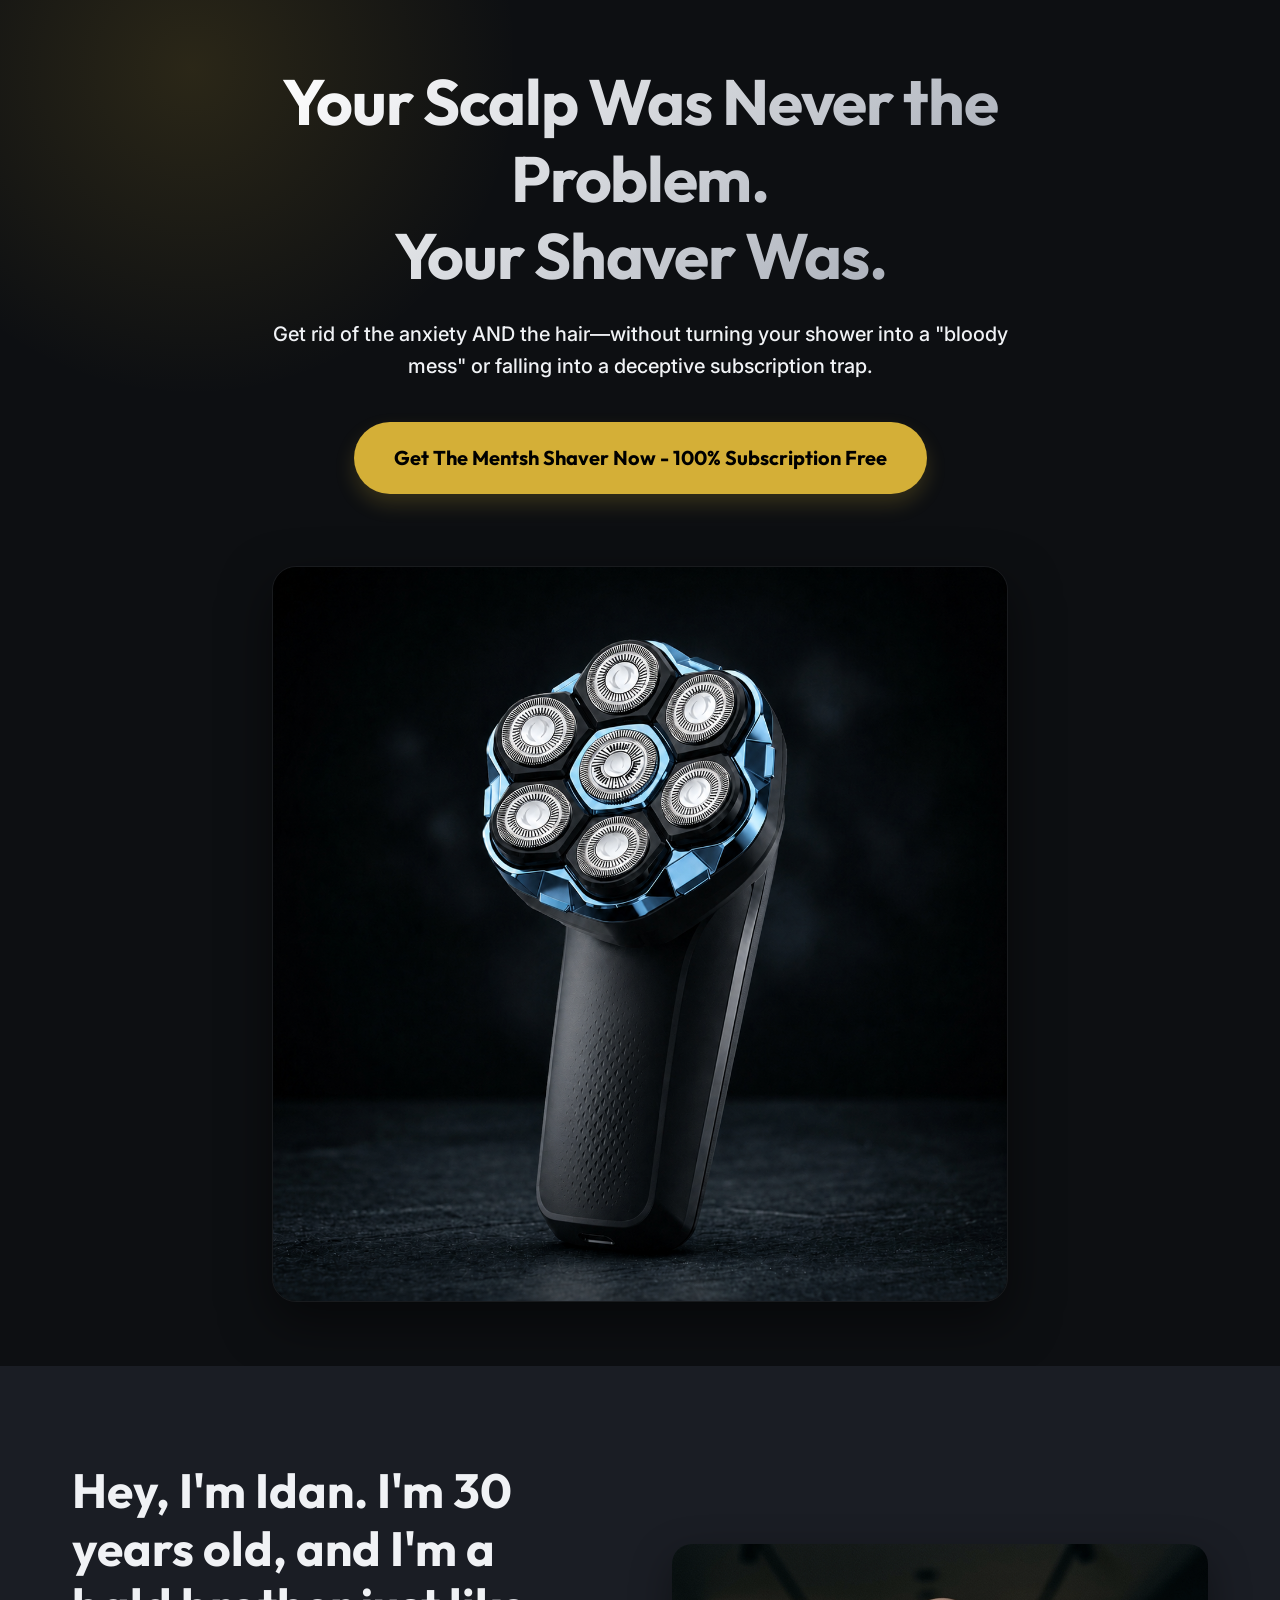
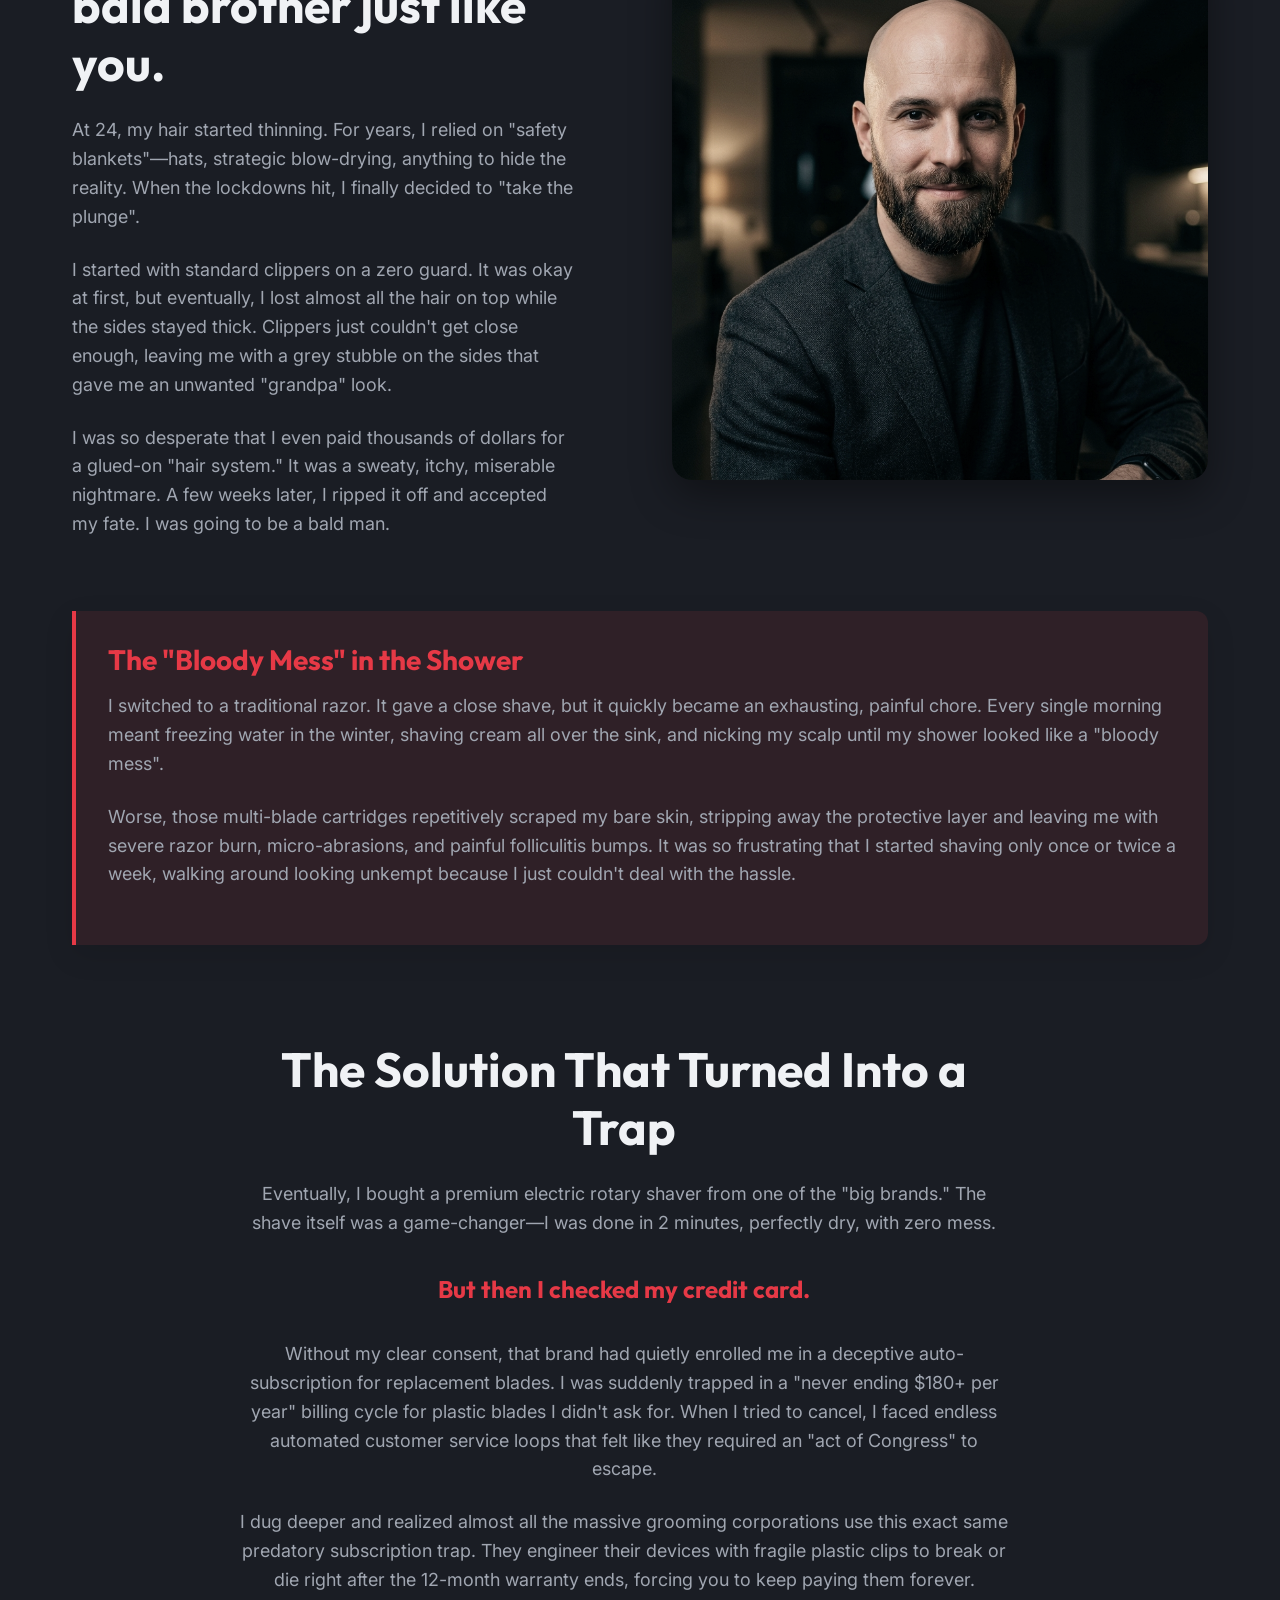
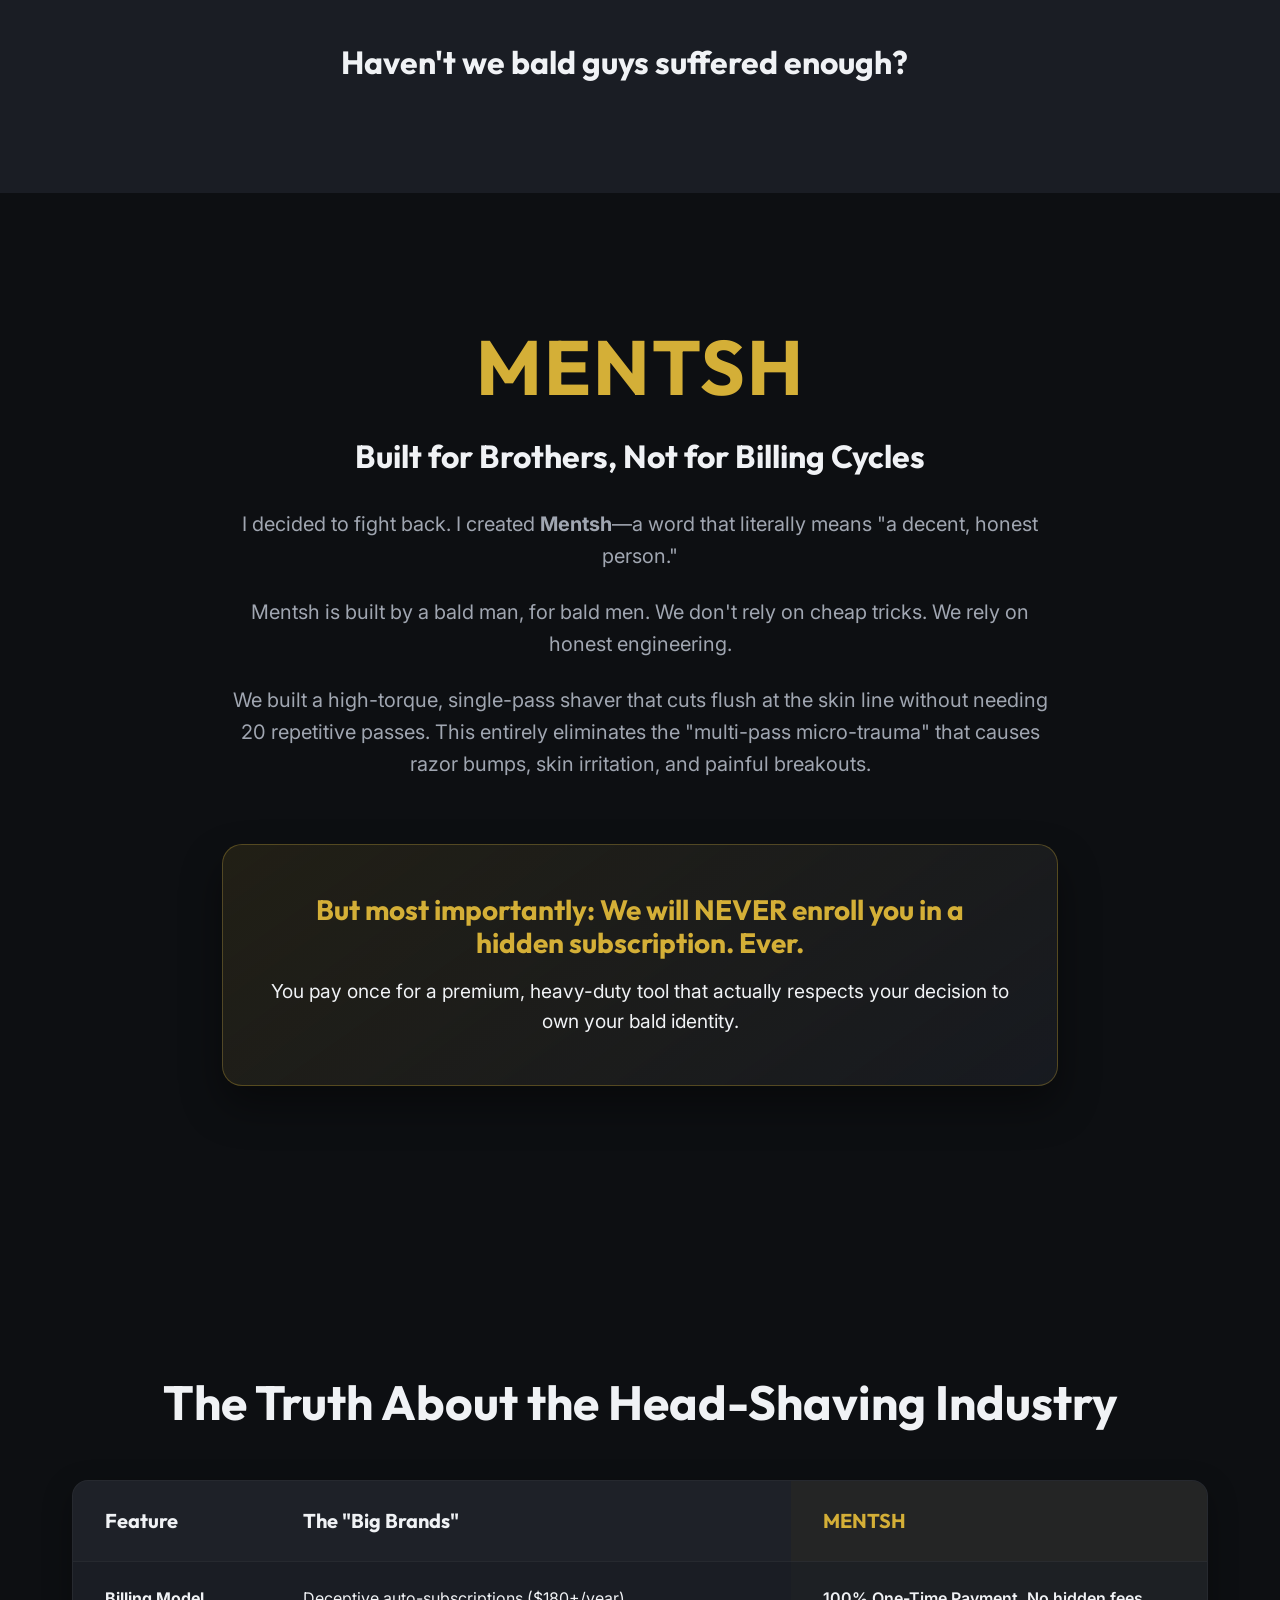
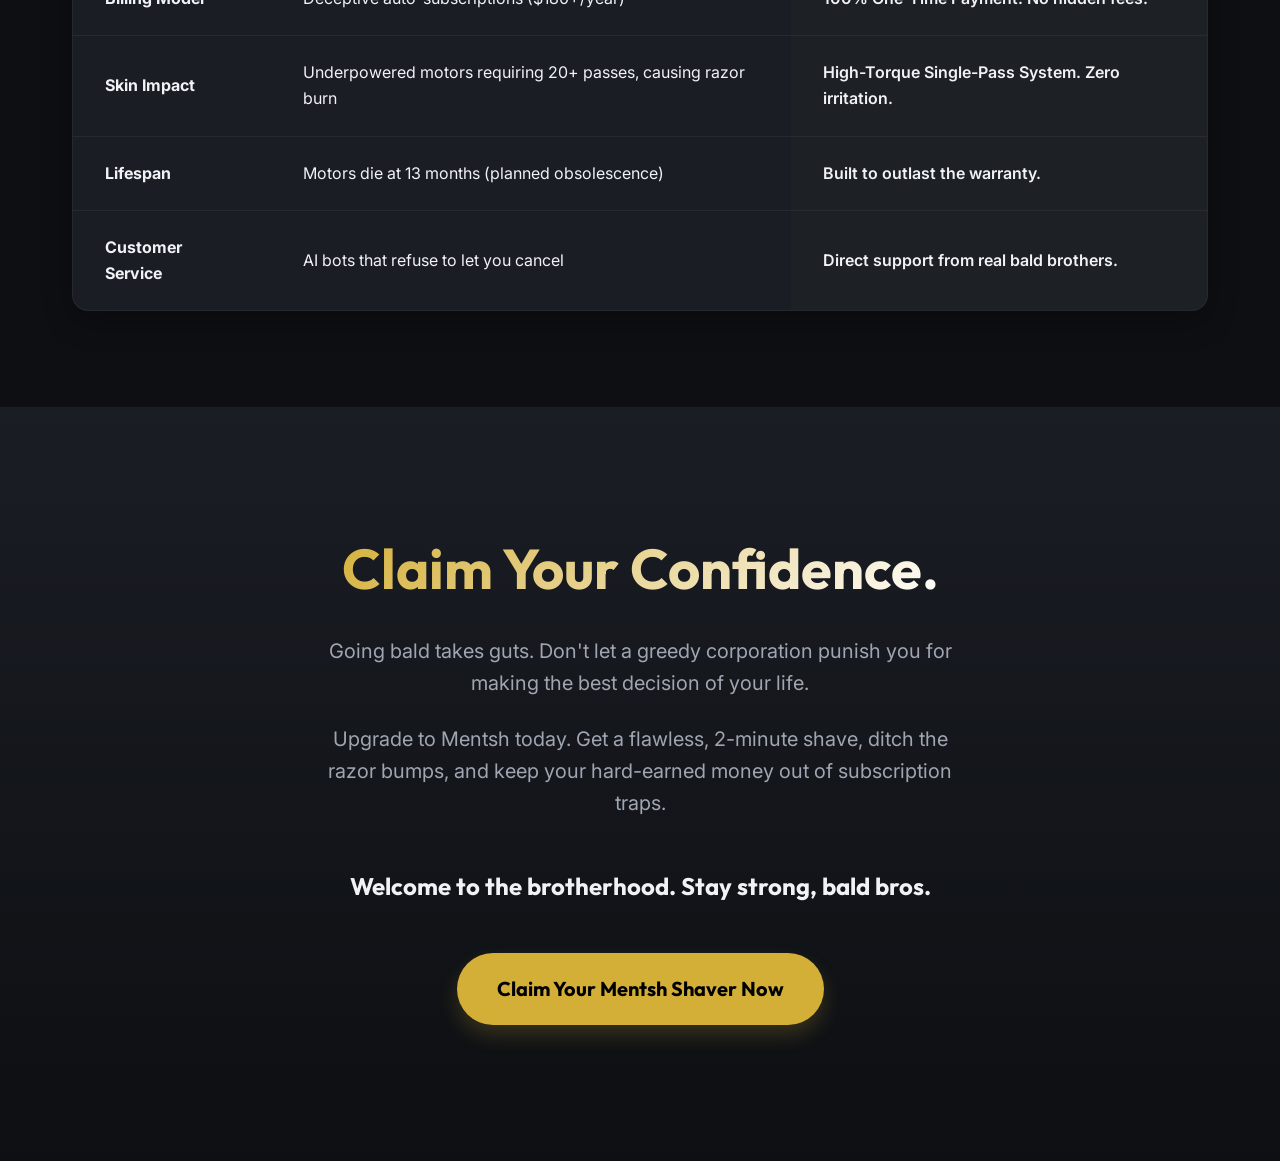
<file: v1/index.html>
<!DOCTYPE html>
<html lang="en">
<head>
    <meta charset="UTF-8">
    <meta name="viewport" content="width=device-width, initial-scale=1.0">
    <title>Mentsh Shaver | Your Scalp Was Never the Problem</title>
    <meta name="description" content="Get rid of the anxiety AND the hair—without turning your shower into a bloody mess or falling into a deceptive subscription trap.">
    
    <!-- Google Fonts -->
    <link rel="preconnect" href="https://fonts.googleapis.com">
    <link rel="preconnect" href="https://fonts.gstatic.com" crossorigin>
    <link href="https://fonts.googleapis.com/css2?family=Inter:wght@400;500;600&family=Outfit:wght@500;700;800&display=swap" rel="stylesheet">
    
    <link rel="stylesheet" href="styles.css">

    <!-- Meta Pixel Code -->
    <script>
    !function(f,b,e,v,n,t,s)
    {if(f.fbq)return;n=f.fbq=function(){n.callMethod?
    n.callMethod.apply(n,arguments):n.queue.push(arguments)};
    if(!f._fbq)f._fbq=n;n.push=n;n.loaded=!0;n.version='2.0';
    n.queue=[];t=b.createElement(e);t.async=!0;
    t.src=v;s=b.getElementsByTagName(e)[0];
    s.parentNode.insertBefore(t,s)}(window, document,'script',
    'https://connect.facebook.net/en_US/fbevents.js');
    fbq('init', '27125740710417165');
    fbq('track', 'PageView');
    </script>
    <noscript><img height="1" width="1" style="display:none"
    src="https://www.facebook.com/tr?id=27125740710417165&ev=PageView&noscript=1"
    /></noscript>
    <!-- End Meta Pixel Code -->
</head>
<body>

    <!-- Header / Hero Section -->
    <header class="hero">
        <div class="container hero-content fade-in">
            <h1>Your Scalp Was Never the Problem.<br>Your Shaver Was.</h1>
            <p class="hero-subtitle">Get rid of the anxiety AND the hair—without turning your shower into a "bloody mess" or falling into a deceptive subscription trap.</p>
            <a href="https://trymensch.com/products/mensch-v7" class="cta-button">Get The Mentsh Shaver Now - 100% Subscription Free</a>
            
            <div class="hero-image-container fade-in">
                <img src="assets/shaver.png" alt="Mentsh Premium Head Shaver">
            </div>
        </div>
    </header>

    <!-- Story Section -->
    <section class="story-section">
        <div class="container">
            <div class="story-grid">
                <div class="story-content fade-in">
                    <h2>Hey, I'm Idan. I'm 30 years old, and I'm a bald brother just like you.</h2>
                    <p>At 24, my hair started thinning. For years, I relied on "safety blankets"—hats, strategic blow-drying, anything to hide the reality. When the lockdowns hit, I finally decided to "take the plunge".</p>
                    <p>I started with standard clippers on a zero guard. It was okay at first, but eventually, I lost almost all the hair on top while the sides stayed thick. Clippers just couldn't get close enough, leaving me with a grey stubble on the sides that gave me an unwanted "grandpa" look.</p>
                    <p>I was so desperate that I even paid thousands of dollars for a glued-on "hair system." It was a sweaty, itchy, miserable nightmare. A few weeks later, I ripped it off and accepted my fate. I was going to be a bald man.</p>
                </div>
                <div class="story-image fade-in">
                    <img src="assets/idan.png" alt="Idan - Founder of Mentsh">
                </div>
            </div>

            <div class="highlight-box fade-in">
                <h3>The "Bloody Mess" in the Shower</h3>
                <p>I switched to a traditional razor. It gave a close shave, but it quickly became an exhausting, painful chore. Every single morning meant freezing water in the winter, shaving cream all over the sink, and nicking my scalp until my shower looked like a "bloody mess".</p>
                <p>Worse, those multi-blade cartridges repetitively scraped my bare skin, stripping away the protective layer and leaving me with severe razor burn, micro-abrasions, and painful folliculitis bumps. It was so frustrating that I started shaving only once or twice a week, walking around looking unkempt because I just couldn't deal with the hassle.</p>
            </div>

            <div class="story-grid" style="margin-top: 6rem;">
                <div class="story-content fade-in" style="grid-column: 1 / -1; max-width: 800px; margin: 0 auto; text-align: center;">
                    <h2>The Solution That Turned Into a Trap</h2>
                    <p>Eventually, I bought a premium electric rotary shaver from one of the "big brands." The shave itself was a game-changer—I was done in 2 minutes, perfectly dry, with zero mess.</p>
                    <p style="font-size: 1.5rem; color: var(--danger-color); margin: 2rem 0; font-family: var(--font-heading); font-weight: 700;">But then I checked my credit card.</p>
                    <p>Without my clear consent, that brand had quietly enrolled me in a deceptive auto-subscription for replacement blades. I was suddenly trapped in a "never ending $180+ per year" billing cycle for plastic blades I didn't ask for. When I tried to cancel, I faced endless automated customer service loops that felt like they required an "act of Congress" to escape.</p>
                    <p>I dug deeper and realized almost all the massive grooming corporations use this exact same predatory subscription trap. They engineer their devices with fragile plastic clips to break or die right after the 12-month warranty ends, forcing you to keep paying them forever.</p>
                    
                    <h3 style="margin-top: 3rem; font-size: 2rem; color: var(--text-primary);">Haven't we bald guys suffered enough?</h3>
                </div>
            </div>
        </div>
    </section>

    <!-- Mentsh Section -->
    <section class="mentsh-section" style="background: var(--bg-color); position: relative; padding: 8rem 0;">
        <div class="container fade-in" style="text-align: center; max-width: 900px;">
            <h2 style="color: var(--accent-color); font-size: clamp(3rem, 6vw, 5rem); letter-spacing: 2px;">MENTSH</h2>
            <h3 style="font-size: 2rem; color: var(--text-primary);">Built for Brothers, Not for Billing Cycles</h3>
            
            <p style="font-size: 1.25rem; margin-top: 2rem;">I decided to fight back. I created <strong>Mentsh</strong>—a word that literally means "a decent, honest person."</p>
            <p style="font-size: 1.25rem;">Mentsh is built by a bald man, for bald men. We don't rely on cheap tricks. We rely on honest engineering.</p>
            <p style="font-size: 1.25rem;">We built a high-torque, single-pass shaver that cuts flush at the skin line without needing 20 repetitive passes. This entirely eliminates the "multi-pass micro-trauma" that causes razor bumps, skin irritation, and painful breakouts.</p>
            
            <div style="background: linear-gradient(145deg, rgba(212, 175, 55, 0.1) 0%, rgba(26, 29, 36, 0.8) 100%); border: 1px solid rgba(212, 175, 55, 0.3); padding: 3rem; border-radius: 20px; margin: 4rem 0; box-shadow: 0 20px 40px rgba(0,0,0,0.4);">
                <h3 style="margin-bottom: 1rem; font-size: 1.75rem;">But most importantly: We will NEVER enroll you in a hidden subscription. Ever.</h3>
                <p style="color: var(--text-primary); margin-bottom: 0; font-size: 1.2rem;">You pay once for a premium, heavy-duty tool that actually respects your decision to own your bald identity.</p>
            </div>
        </div>
    </section>

    <!-- Comparison Section -->
    <section class="comparison-section">
        <div class="container fade-in">
            <h2>The Truth About the Head-Shaving Industry</h2>
            
            <div class="table-container">
                <table>
                    <thead>
                        <tr>
                            <th>Feature</th>
                            <th>The "Big Brands"</th>
                            <th>MENTSH</th>
                        </tr>
                    </thead>
                    <tbody>
                        <tr>
                            <td><strong>Billing Model</strong></td>
                            <td>Deceptive auto-subscriptions ($180+/year)</td>
                            <td>100% One-Time Payment. No hidden fees.</td>
                        </tr>
                        <tr>
                            <td><strong>Skin Impact</strong></td>
                            <td>Underpowered motors requiring 20+ passes, causing razor burn</td>
                            <td>High-Torque Single-Pass System. Zero irritation.</td>
                        </tr>
                        <tr>
                            <td><strong>Lifespan</strong></td>
                            <td>Motors die at 13 months (planned obsolescence)</td>
                            <td>Built to outlast the warranty.</td>
                        </tr>
                        <tr>
                            <td><strong>Customer Service</strong></td>
                            <td>AI bots that refuse to let you cancel</td>
                            <td>Direct support from real bald brothers.</td>
                        </tr>
                    </tbody>
                </table>
            </div>
        </div>
    </section>

    <!-- Closing Section -->
    <section id="cta" class="closing-section">
        <div class="container closing-content fade-in">
            <h2>Claim Your Confidence.</h2>
            <p style="font-size: 1.25rem;">Going bald takes guts. Don't let a greedy corporation punish you for making the best decision of your life.</p>
            <p style="font-size: 1.25rem; margin-bottom: 3rem;">Upgrade to Mentsh today. Get a flawless, 2-minute shave, ditch the razor bumps, and keep your hard-earned money out of subscription traps.</p>
            
            <p style="font-family: var(--font-heading); font-weight: 700; font-size: 1.5rem; color: var(--text-primary); margin-bottom: 3rem;">Welcome to the brotherhood. Stay strong, bald bros.</p>
            
            <a href="https://trymensch.com/products/mensch-v7" class="cta-button">Claim Your Mentsh Shaver Now</a>
        </div>
    </section>

    <!-- Floating CTA -->
    <a href="https://trymensch.com/products/mensch-v7" class="floating-cta" id="floating-cta">Check Availability</a>

    <script src="script.js"></script>
</body>
</html>
</file>
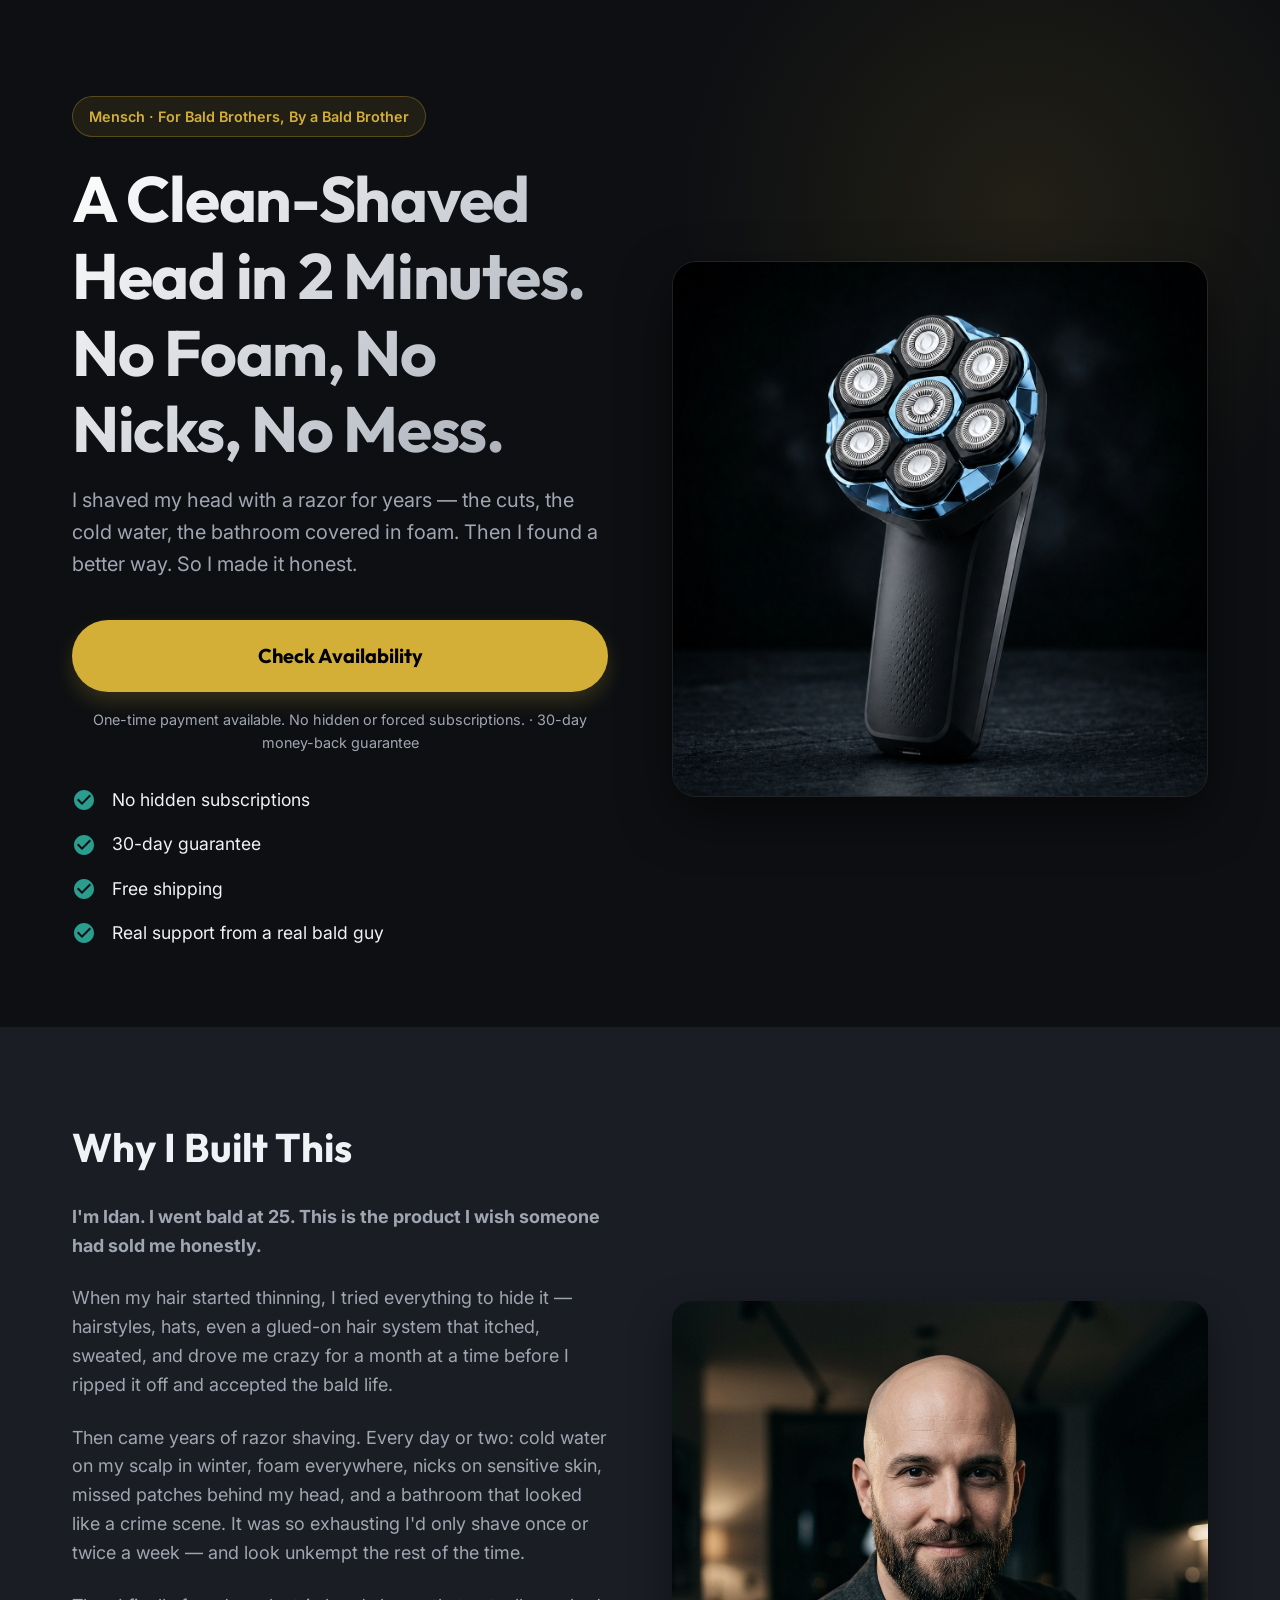
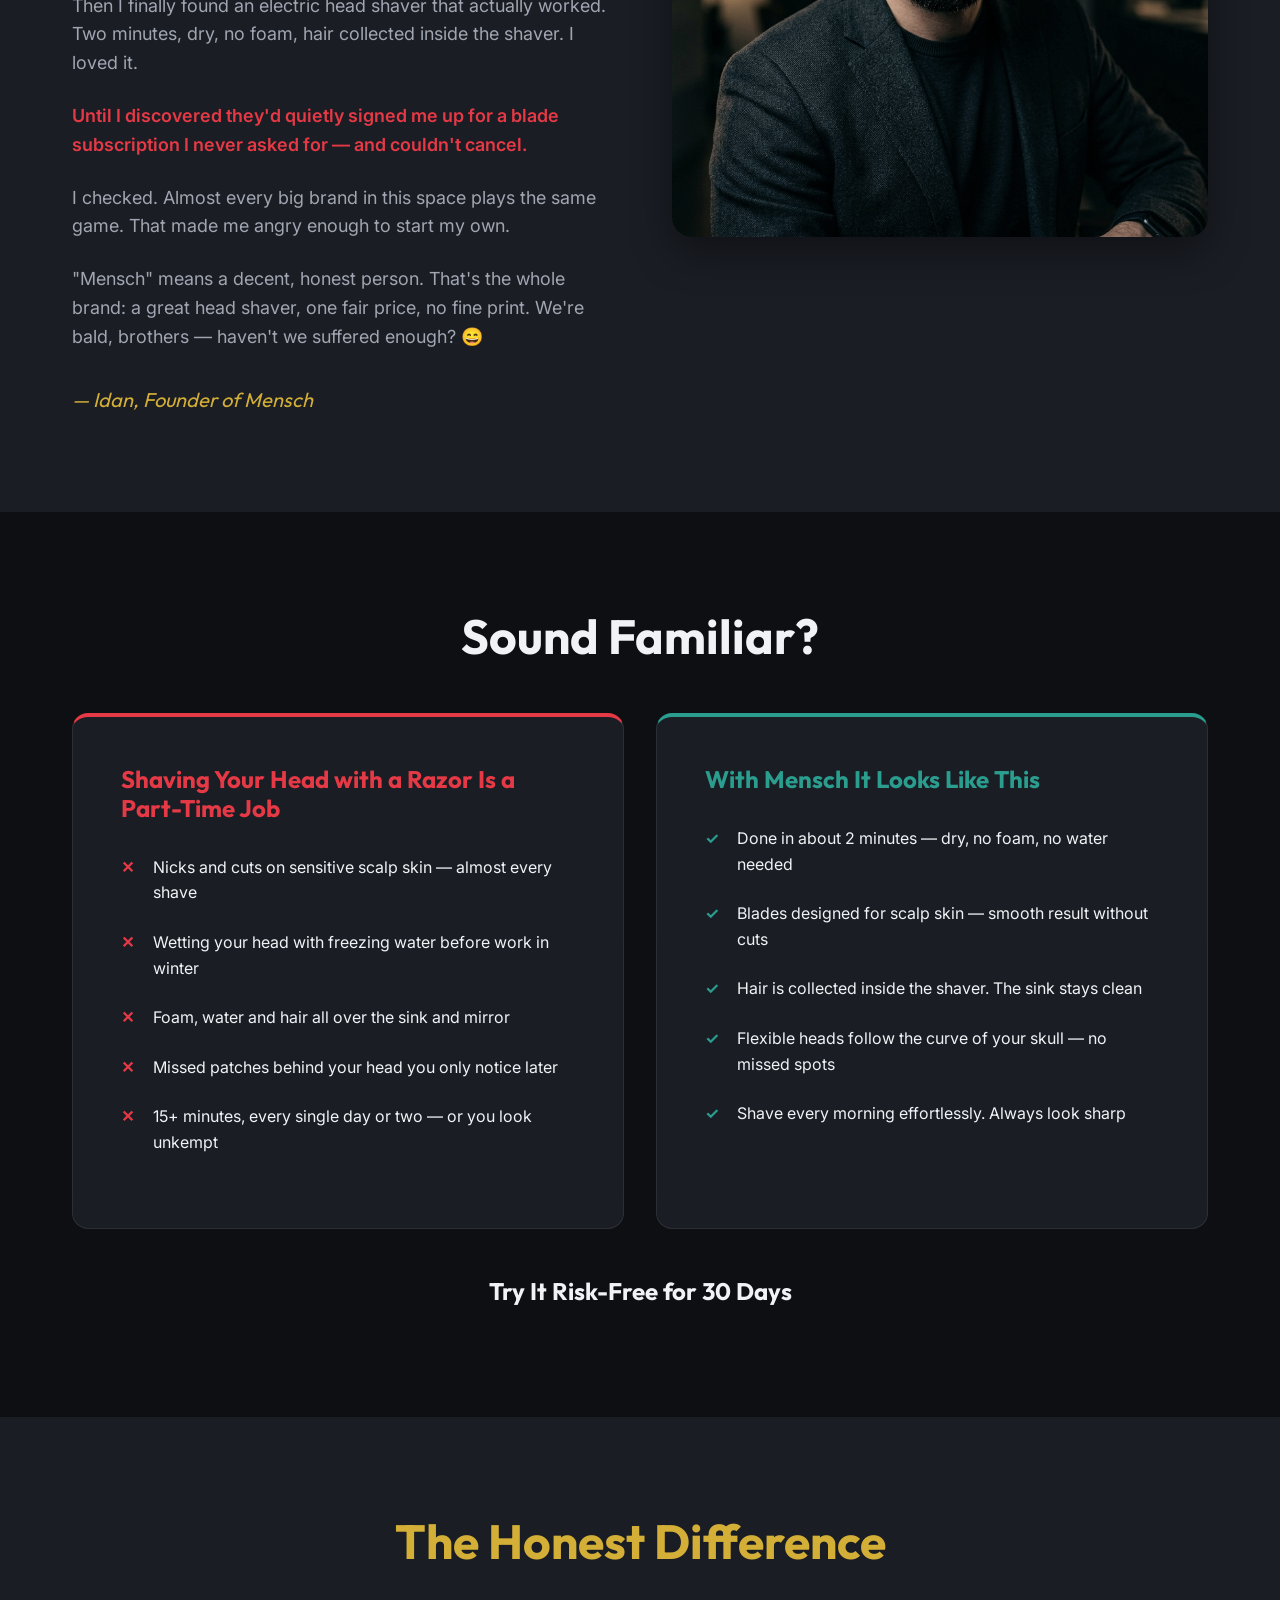
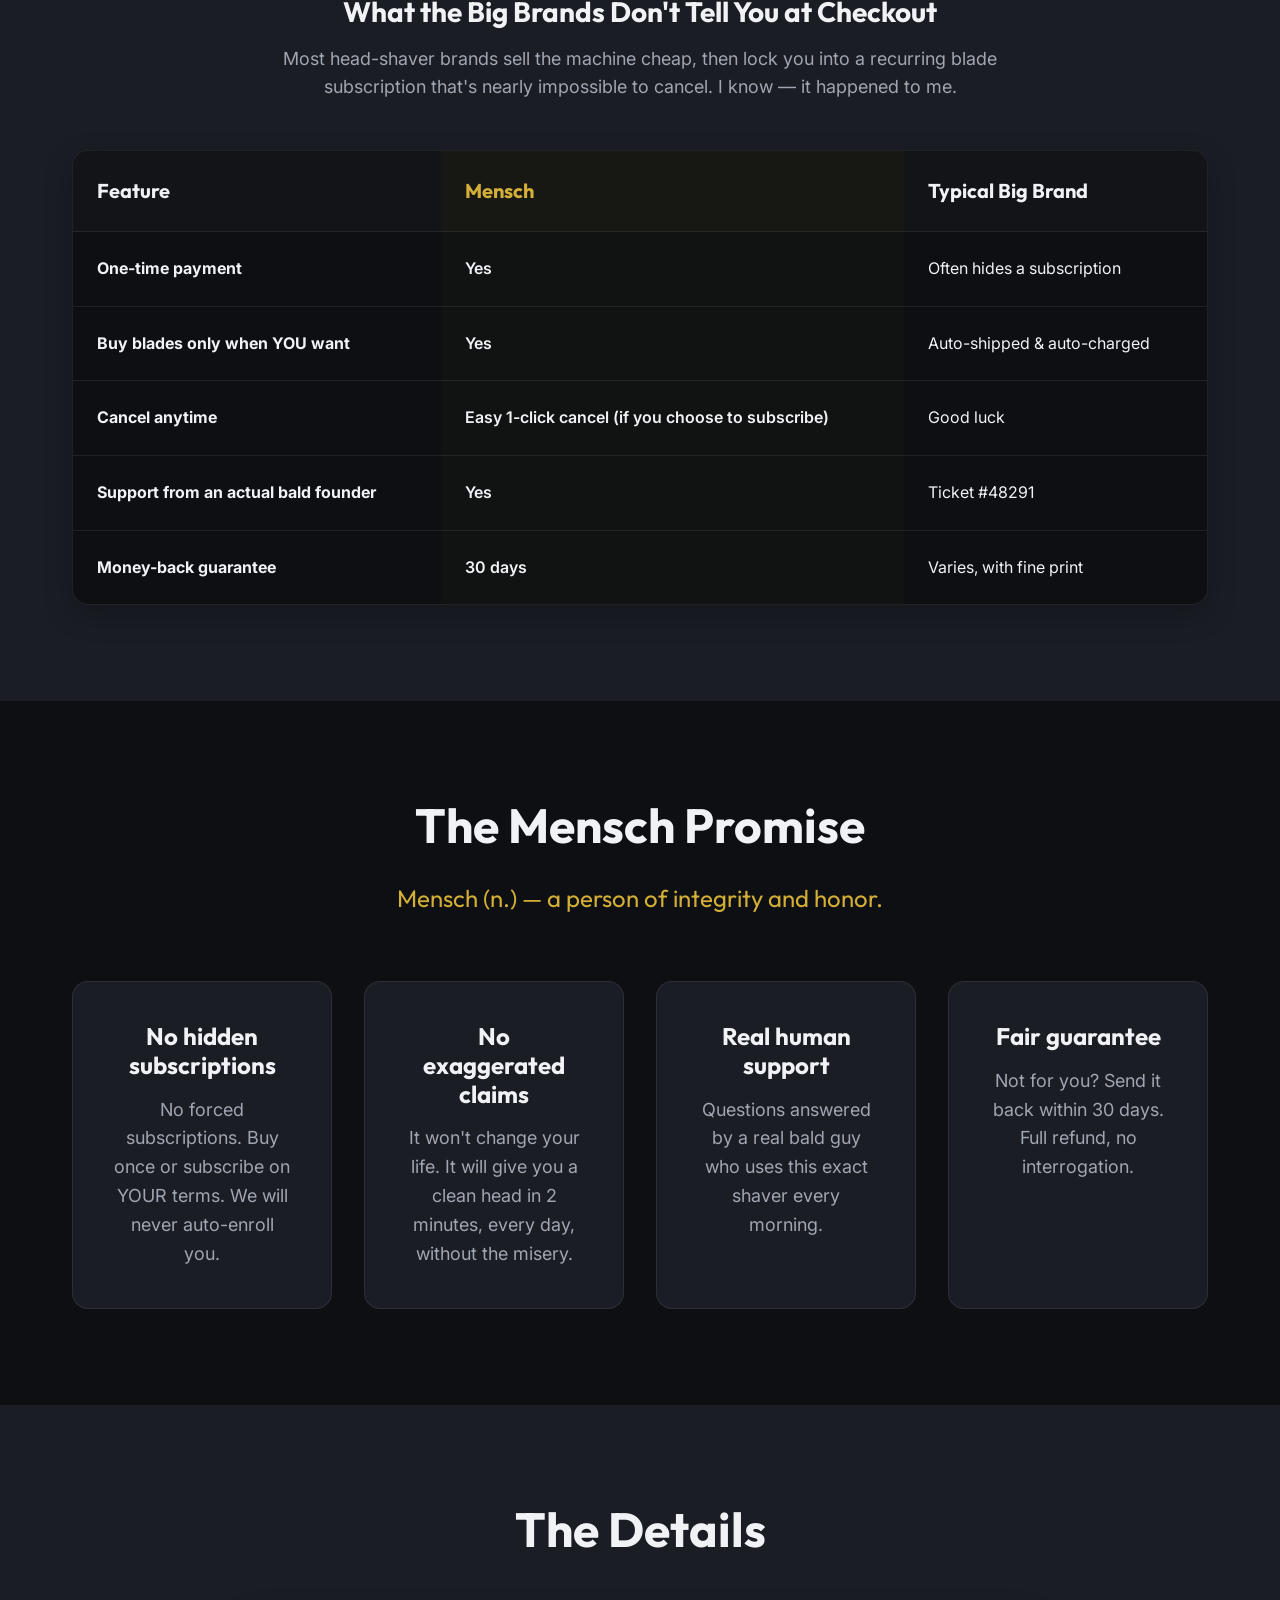
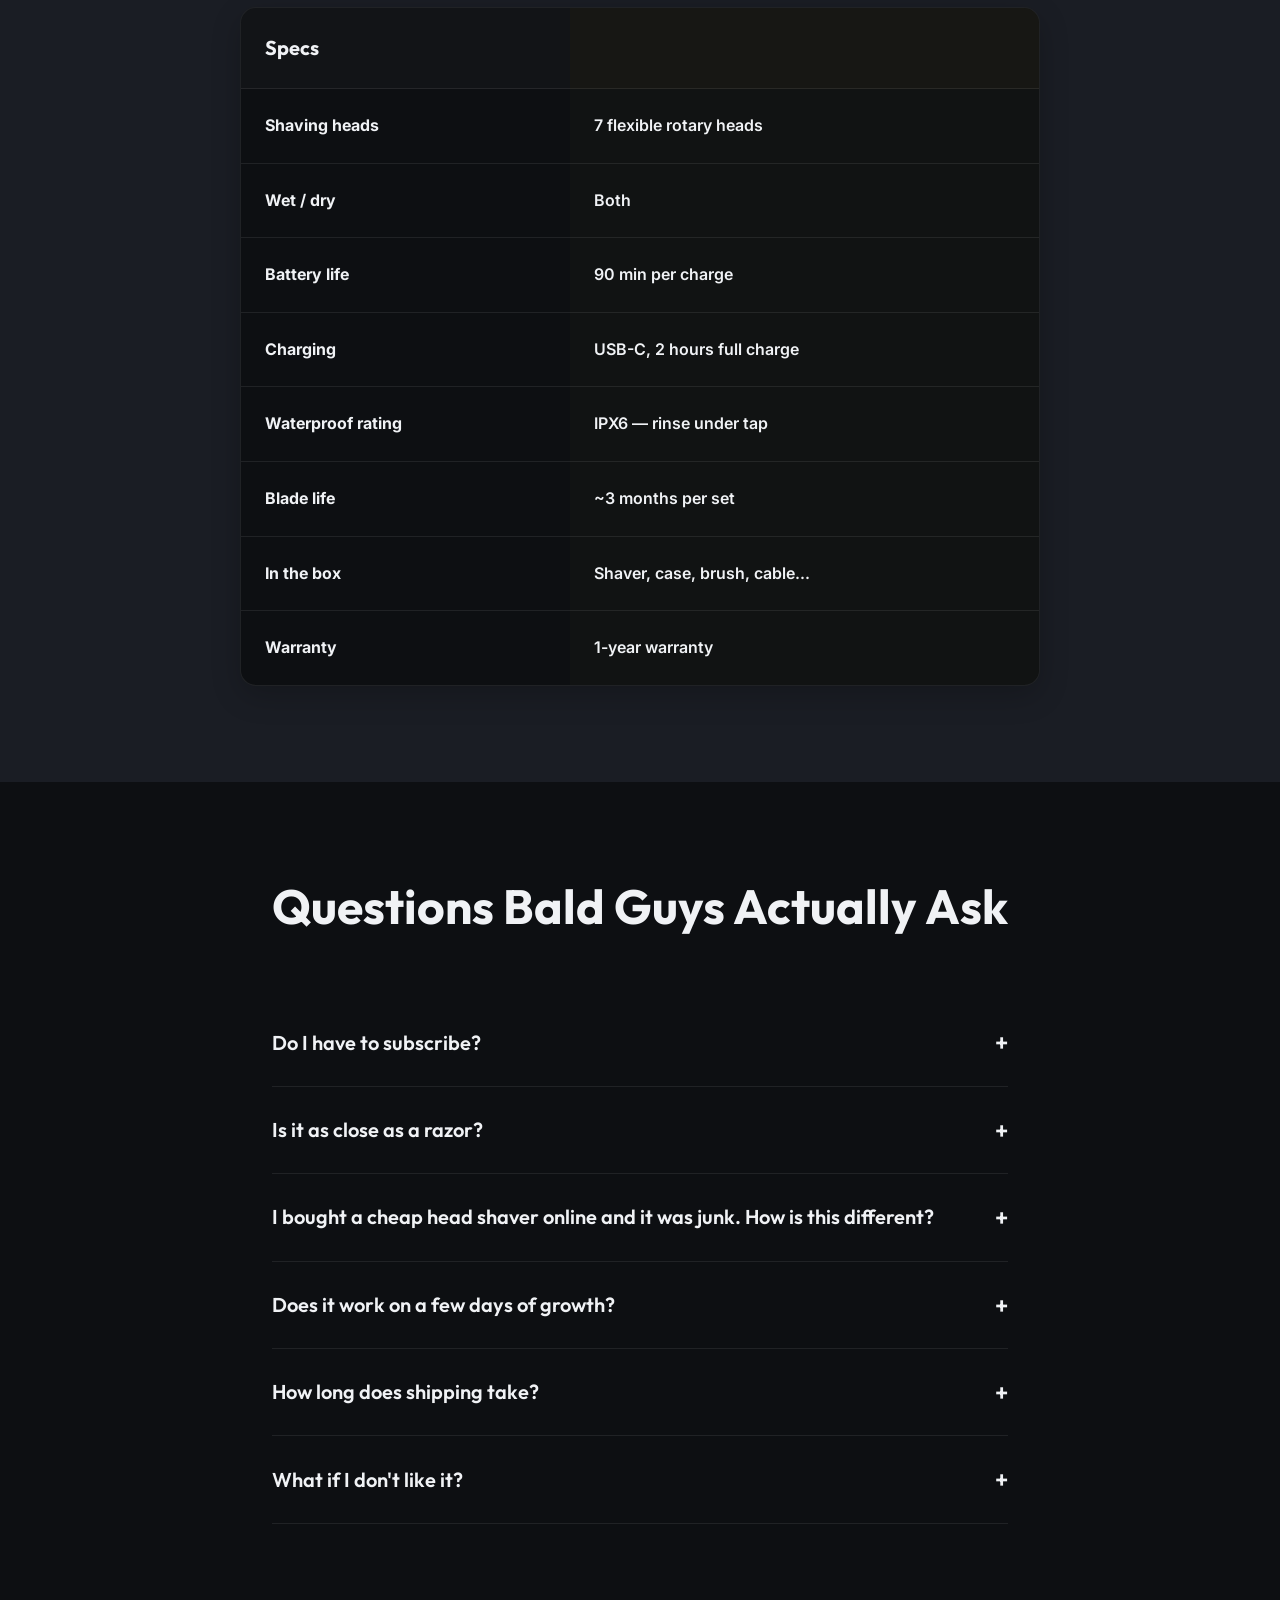
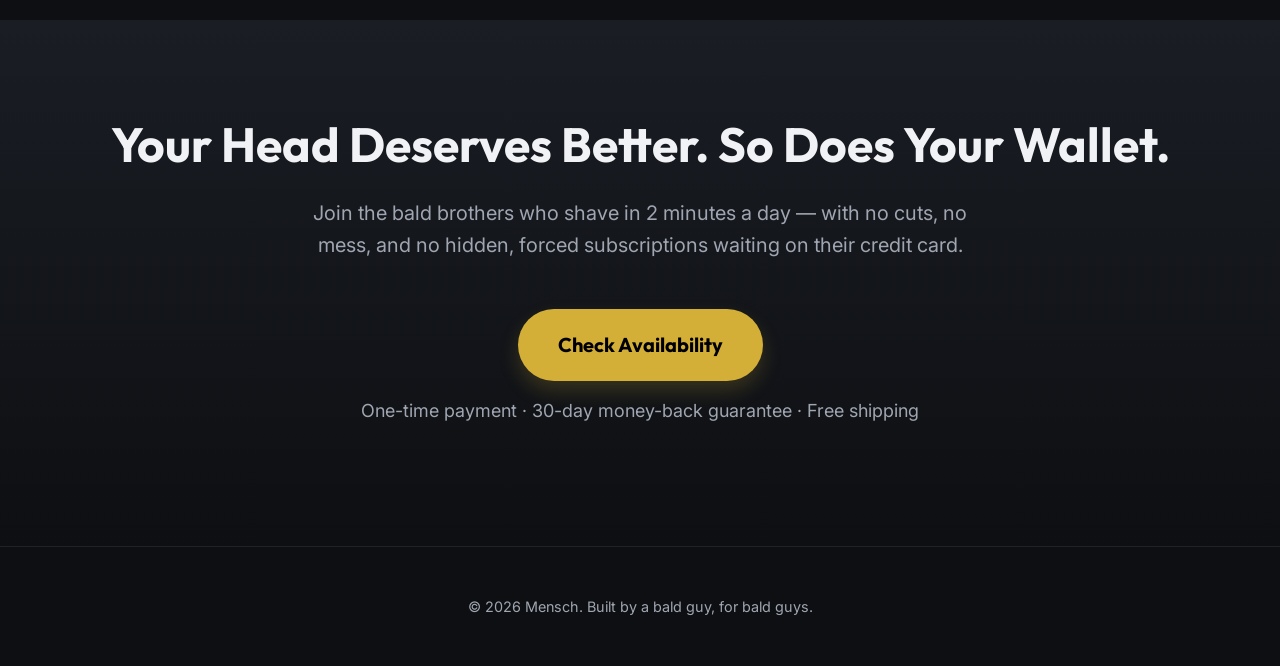
<file: v2/index.html>
<!DOCTYPE html>
<html lang="en">
<head>
    <meta charset="UTF-8">
    <meta name="viewport" content="width=device-width, initial-scale=1.0">
    <title>Mensch Shaver | For Bald Brothers</title>
    
    <!-- Google Fonts -->
    <link rel="preconnect" href="https://fonts.googleapis.com">
    <link rel="preconnect" href="https://fonts.gstatic.com" crossorigin>
    <link href="https://fonts.googleapis.com/css2?family=Inter:wght@400;500;600&family=Outfit:wght@500;700;800&display=swap" rel="stylesheet">
    
    <link rel="stylesheet" href="styles.css">

    <!-- Meta Pixel Code -->
    <script>
    !function(f,b,e,v,n,t,s)
    {if(f.fbq)return;n=f.fbq=function(){n.callMethod?
    n.callMethod.apply(n,arguments):n.queue.push(arguments)};
    if(!f._fbq)f._fbq=n;n.push=n;n.loaded=!0;n.version='2.0';
    n.queue=[];t=b.createElement(e);t.async=!0;
    t.src=v;s=b.getElementsByTagName(e)[0];
    s.parentNode.insertBefore(t,s)}(window, document,'script',
    'https://connect.facebook.net/en_US/fbevents.js');
    fbq('init', '27125740710417165');
    fbq('track', 'PageView');
    </script>
    <noscript><img height="1" width="1" style="display:none"
    src="https://www.facebook.com/tr?id=27125740710417165&ev=PageView&noscript=1"
    /></noscript>
    <!-- End Meta Pixel Code -->
</head>
<body>

    <!-- Hero Section -->
    <header class="hero">
        <div class="container hero-content">
            <div class="fade-in">
                <span class="brand-badge">Mensch &middot; For Bald Brothers, By a Bald Brother</span>
                <h1>A Clean-Shaved Head in 2 Minutes.<br>No Foam, No Nicks, No Mess.</h1>
                <p class="hero-subtitle">I shaved my head with a razor for years — the cuts, the cold water, the bathroom covered in foam. Then I found a better way. So I made it honest.</p>
                
                <a href="https://trymensch.com/products/mensch-v7" class="cta-button" style="display: block; margin-bottom: 0.5rem;">Check Availability</a>
                <span class="payment-guarantee">One-time payment available. No hidden or forced subscriptions. &middot; 30-day money-back guarantee</span>

                <ul class="hero-checklist">
                    <li>
                        <svg viewBox="0 0 24 24"><path d="M12 2C6.48 2 2 6.48 2 12s4.48 10 10 10 10-4.48 10-10S17.52 2 12 2zm-2 15l-5-5 1.41-1.41L10 14.17l7.59-7.59L19 8l-9 9z"/></svg>
                        No hidden subscriptions
                    </li>
                    <li>
                        <svg viewBox="0 0 24 24"><path d="M12 2C6.48 2 2 6.48 2 12s4.48 10 10 10 10-4.48 10-10S17.52 2 12 2zm-2 15l-5-5 1.41-1.41L10 14.17l7.59-7.59L19 8l-9 9z"/></svg>
                        30-day guarantee
                    </li>
                    <li>
                        <svg viewBox="0 0 24 24"><path d="M12 2C6.48 2 2 6.48 2 12s4.48 10 10 10 10-4.48 10-10S17.52 2 12 2zm-2 15l-5-5 1.41-1.41L10 14.17l7.59-7.59L19 8l-9 9z"/></svg>
                        Free shipping
                    </li>
                    <li>
                        <svg viewBox="0 0 24 24"><path d="M12 2C6.48 2 2 6.48 2 12s4.48 10 10 10 10-4.48 10-10S17.52 2 12 2zm-2 15l-5-5 1.41-1.41L10 14.17l7.59-7.59L19 8l-9 9z"/></svg>
                        Real support from a real bald guy
                    </li>
                </ul>
            </div>
            <div class="hero-image-container fade-in">
                <!-- Fallback to image if video is not available yet -->
                <img src="assets/shaver.png" alt="Mensch Shaver Dry Shaving Demo">
            </div>
        </div>
    </header>

    <!-- Why I Built This -->
    <section class="story-section">
        <div class="container">
            <div class="story-grid">
                <div class="story-content fade-in">
                    <h2 style="font-size: 2.5rem; margin-bottom: 2rem;">Why I Built This</h2>
                    <p><strong>I'm Idan. I went bald at 25. This is the product I wish someone had sold me honestly.</strong></p>
                    <p>When my hair started thinning, I tried everything to hide it — hairstyles, hats, even a glued-on hair system that itched, sweated, and drove me crazy for a month at a time before I ripped it off and accepted the bald life.</p>
                    <p>Then came years of razor shaving. Every day or two: cold water on my scalp in winter, foam everywhere, nicks on sensitive skin, missed patches behind my head, and a bathroom that looked like a crime scene. It was so exhausting I'd only shave once or twice a week — and look unkempt the rest of the time.</p>
                    <p>Then I finally found an electric head shaver that actually worked. Two minutes, dry, no foam, hair collected inside the shaver. I loved it.</p>
                    <p style="color: var(--danger-color); font-weight: 600;">Until I discovered they'd quietly signed me up for a blade subscription I never asked for — and couldn't cancel.</p>
                    <p>I checked. Almost every big brand in this space plays the same game. That made me angry enough to start my own.</p>
                    <p>"Mensch" means a decent, honest person. That's the whole brand: a great head shaver, one fair price, no fine print. We're bald, brothers — haven't we suffered enough? 😄</p>
                    <div class="signature">— Idan, Founder of Mensch</div>
                </div>
                <div class="story-image fade-in">
                    <img src="assets/idan.png" alt="Idan - Founder of Mensch">
                </div>
            </div>
        </div>
    </section>

    <!-- Pain vs Gain -->
    <section class="pain-gain-section">
        <div class="container">
            <h2 class="fade-in" style="text-align: center;">Sound Familiar?</h2>
            
            <div class="pain-gain-grid">
                <div class="pain-box fade-in">
                    <h3>Shaving Your Head with a Razor Is a Part-Time Job</h3>
                    <ul class="feature-list" style="margin-top: 2rem;">
                        <li>Nicks and cuts on sensitive scalp skin — almost every shave</li>
                        <li>Wetting your head with freezing water before work in winter</li>
                        <li>Foam, water and hair all over the sink and mirror</li>
                        <li>Missed patches behind your head you only notice later</li>
                        <li>15+ minutes, every single day or two — or you look unkempt</li>
                    </ul>
                </div>
                
                <div class="gain-box fade-in">
                    <h3>With Mensch It Looks Like This</h3>
                    <ul class="feature-list" style="margin-top: 2rem;">
                        <li>Done in about 2 minutes — dry, no foam, no water needed</li>
                        <li>Blades designed for scalp skin — smooth result without cuts</li>
                        <li>Hair is collected inside the shaver. The sink stays clean</li>
                        <li>Flexible heads follow the curve of your skull — no missed spots</li>
                        <li>Shave every morning effortlessly. Always look sharp</li>
                    </ul>
                </div>
            </div>
            
            <div class="fade-in" style="text-align: center; margin-top: 3rem;">
                <h3 style="color: var(--text-primary);">Try It Risk-Free for 30 Days</h3>
            </div>
        </div>
    </section>

    <!-- The Honest Difference Table -->
    <section class="table-section">
        <div class="container fade-in">
            <div style="text-align: center; max-width: 800px; margin: 0 auto;">
                <h2 style="color: var(--accent-color);">The Honest Difference</h2>
                <h3 style="color: var(--text-primary); font-size: 1.75rem;">What the Big Brands Don't Tell You at Checkout</h3>
                <p>Most head-shaver brands sell the machine cheap, then lock you into a recurring blade subscription that's nearly impossible to cancel. I know — it happened to me.</p>
            </div>
            
            <div class="table-container">
                <table>
                    <thead>
                        <tr>
                            <th>Feature</th>
                            <th>Mensch</th>
                            <th>Typical Big Brand</th>
                        </tr>
                    </thead>
                    <tbody>
                        <tr>
                            <td><strong>One-time payment</strong></td>
                            <td>Yes</td>
                            <td>Often hides a subscription</td>
                        </tr>
                        <tr>
                            <td><strong>Buy blades only when YOU want</strong></td>
                            <td>Yes</td>
                            <td>Auto-shipped & auto-charged</td>
                        </tr>
                        <tr>
                            <td><strong>Cancel anytime</strong></td>
                            <td>Easy 1-click cancel (if you choose to subscribe)</td>
                            <td>Good luck</td>
                        </tr>
                        <tr>
                            <td><strong>Support from an actual bald founder</strong></td>
                            <td>Yes</td>
                            <td>Ticket #48291</td>
                        </tr>
                        <tr>
                            <td><strong>Money-back guarantee</strong></td>
                            <td>30 days</td>
                            <td>Varies, with fine print</td>
                        </tr>
                    </tbody>
                </table>
            </div>
        </div>
    </section>

    <!-- The Mensch Promise -->
    <section class="promise-section" style="padding: 6rem 0;">
        <div class="container fade-in">
            <div style="text-align: center; margin-bottom: 4rem;">
                <h2>The Mensch Promise</h2>
                <p style="font-family: var(--font-heading); font-size: 1.5rem; color: var(--accent-color);">Mensch (n.) — a person of integrity and honor.</p>
            </div>
            
            <div class="promise-grid">
                <div class="promise-card">
                    <h3 style="color: var(--text-primary);">No hidden subscriptions</h3>
                    <p style="margin-bottom: 0;">No forced subscriptions. Buy once or subscribe on YOUR terms. We will never auto-enroll you.</p>
                </div>
                <div class="promise-card">
                    <h3 style="color: var(--text-primary);">No exaggerated claims</h3>
                    <p style="margin-bottom: 0;">It won't change your life. It will give you a clean head in 2 minutes, every day, without the misery.</p>
                </div>
                <div class="promise-card">
                    <h3 style="color: var(--text-primary);">Real human support</h3>
                    <p style="margin-bottom: 0;">Questions answered by a real bald guy who uses this exact shaver every morning.</p>
                </div>
                <div class="promise-card">
                    <h3 style="color: var(--text-primary);">Fair guarantee</h3>
                    <p style="margin-bottom: 0;">Not for you? Send it back within 30 days. Full refund, no interrogation.</p>
                </div>
            </div>
        </div>
    </section>

    <!-- Details Specs Table -->
    <section class="table-section">
        <div class="container fade-in">
            <h2 style="text-align: center;">The Details</h2>
            
            <div class="table-container" style="max-width: 800px; margin: 3rem auto 0 auto;">
                <table>
                    <thead>
                        <tr>
                            <th>Specs</th>
                            <th></th>
                        </tr>
                    </thead>
                    <tbody>
                        <tr>
                            <td><strong>Shaving heads</strong></td>
                            <td>7 flexible rotary heads</td>
                        </tr>
                        <tr>
                            <td><strong>Wet / dry</strong></td>
                            <td>Both</td>
                        </tr>
                        <tr>
                            <td><strong>Battery life</strong></td>
                            <td>90 min per charge</td>
                        </tr>
                        <tr>
                            <td><strong>Charging</strong></td>
                            <td>USB-C, 2 hours full charge</td>
                        </tr>
                        <tr>
                            <td><strong>Waterproof rating</strong></td>
                            <td>IPX6 — rinse under tap</td>
                        </tr>
                        <tr>
                            <td><strong>Blade life</strong></td>
                            <td>~3 months per set</td>
                        </tr>
                        <tr>
                            <td><strong>In the box</strong></td>
                            <td>Shaver, case, brush, cable...</td>
                        </tr>
                        <tr>
                            <td><strong>Warranty</strong></td>
                            <td>1-year warranty</td>
                        </tr>
                    </tbody>
                </table>
            </div>

        </div>
    </section>

    <!-- FAQ -->
    <section class="faq-container" style="padding: 6rem 0;">
        <div class="container faq-section fade-in">
            <h2 style="text-align: center; margin-bottom: 4rem;">Questions Bald Guys Actually Ask</h2>
            
            <div class="faq-item">
                <div class="faq-question">
                    Do I have to subscribe?
                    <span class="faq-icon">+</span>
                </div>
                <div class="faq-answer">
                    <p>No. You can buy the shaver once without any strings attached. We do offer a subscribe-and-save option for replacement blades, but it's 100% optional.</p>
                </div>
            </div>
            
            <div class="faq-item">
                <div class="faq-question">
                    Is it as close as a razor?
                    <span class="faq-icon">+</span>
                </div>
                <div class="faq-answer">
                    <p>Honest answer: a razor is slightly closer. But the difference is hard to see or feel, and you get it without cuts, foam, water or 15 minutes of your morning. Most guys never go back.</p>
                </div>
            </div>
            
            <div class="faq-item">
                <div class="faq-question">
                    I bought a cheap head shaver online and it was junk. How is this different?
                    <span class="faq-icon">+</span>
                </div>
                <div class="faq-answer">
                    <p>So did I — that's literally in my story above. The cheap ones pull and irritate. This uses [blade/motor differentiator] built specifically for scalp skin. And if it disappoints you, the 30-day guarantee means you're not stuck with it.</p>
                </div>
            </div>
            
            <div class="faq-item">
                <div class="faq-question">
                    Does it work on a few days of growth?
                    <span class="faq-icon">+</span>
                </div>
                <div class="faq-answer">
                    <p>Yes, it effortlessly handles up to 6 days of growth.</p>
                </div>
            </div>
            
            <div class="faq-item">
                <div class="faq-question">
                    How long does shipping take?
                    <span class="faq-icon">+</span>
                </div>
                <div class="faq-answer">
                    <p>Our average delivery time is about 8-14 business days.</p>
                </div>
            </div>
            
            <div class="faq-item">
                <div class="faq-question">
                    What if I don't like it?
                    <span class="faq-icon">+</span>
                </div>
                <div class="faq-answer">
                    <p>Return it within 30 days for a full refund. No forms designed to wear you down, no "restocking fees". A mensch keeps his word.</p>
                </div>
            </div>
        </div>
    </section>

    <!-- Final CTA -->
    <section id="cta" style="padding: 6rem 0; text-align: center; background: linear-gradient(180deg, var(--surface-color) 0%, var(--bg-color) 100%);">
        <div class="container fade-in">
            <h2>Your Head Deserves Better. So Does Your Wallet.</h2>
            <p style="font-size: 1.25rem; max-width: 700px; margin: 0 auto 3rem auto;">Join the bald brothers who shave in 2 minutes a day — with no cuts, no mess, and no hidden, forced subscriptions waiting on their credit card.</p>
            
            <a href="https://trymensch.com/products/mensch-v7" class="cta-button">Check Availability</a>
            <p style="margin-top: 1rem;">One-time payment &middot; 30-day money-back guarantee &middot; Free shipping</p>
        </div>
    </section>

    <footer>
        <div class="container">
            &copy; 2026 Mensch. Built by a bald guy, for bald guys.
        </div>
    </footer>

    <!-- Floating CTA -->
    <a href="https://trymensch.com/products/mensch-v7" class="floating-cta" id="floating-cta">Check Availability</a>

    <script src="script.js"></script>
</body>
</html>
</file>
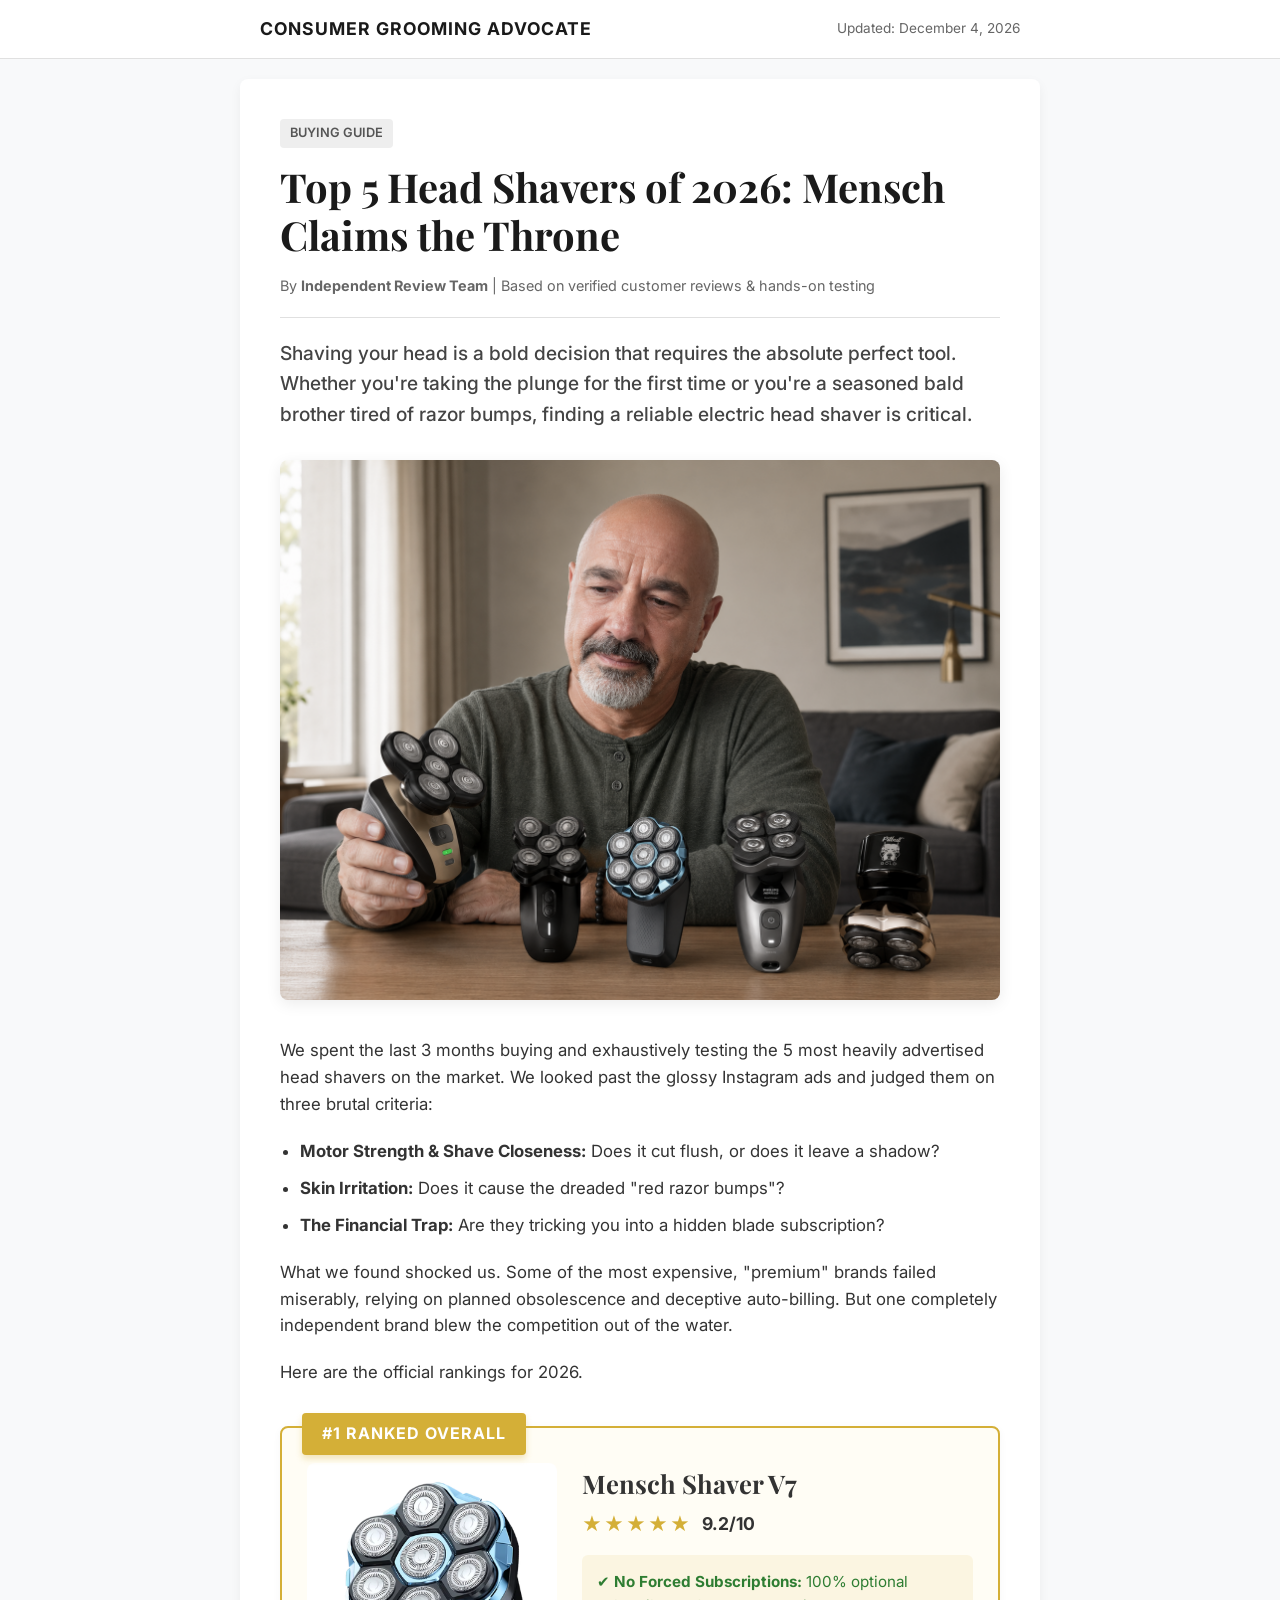
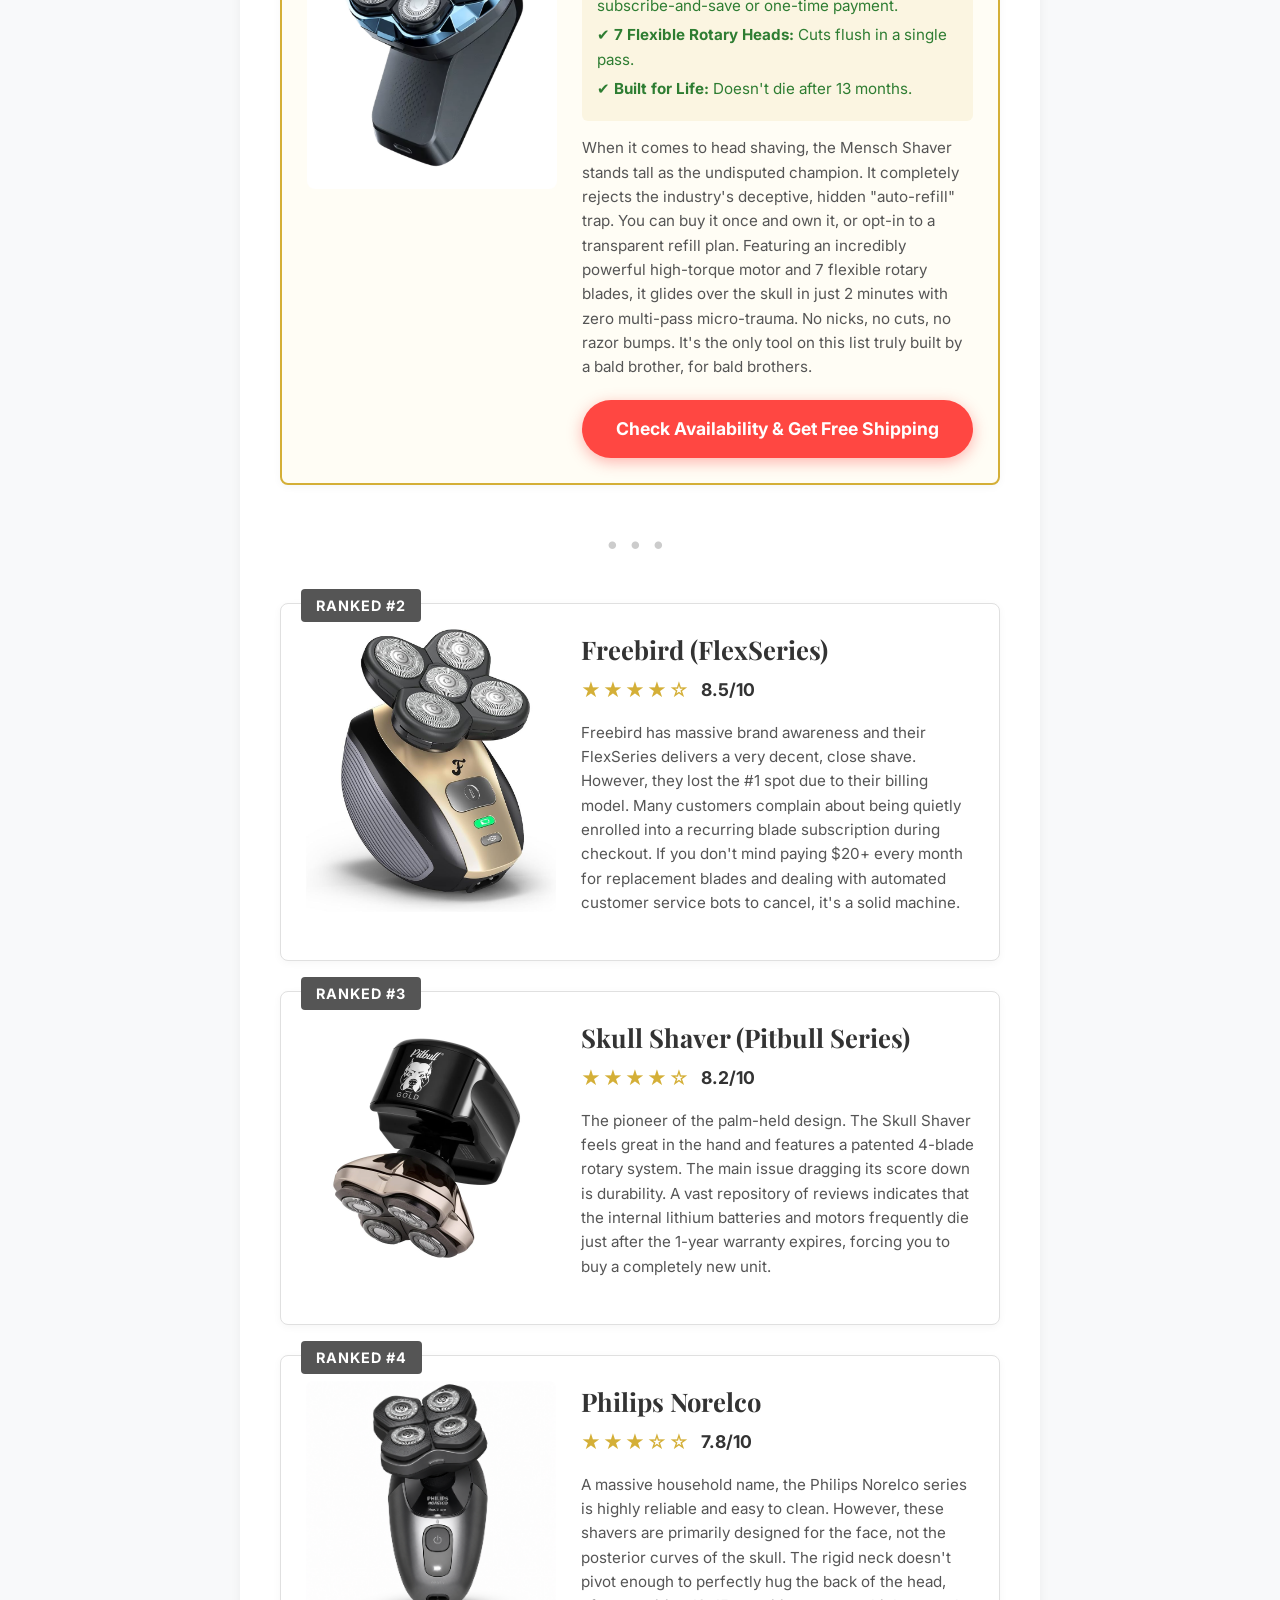
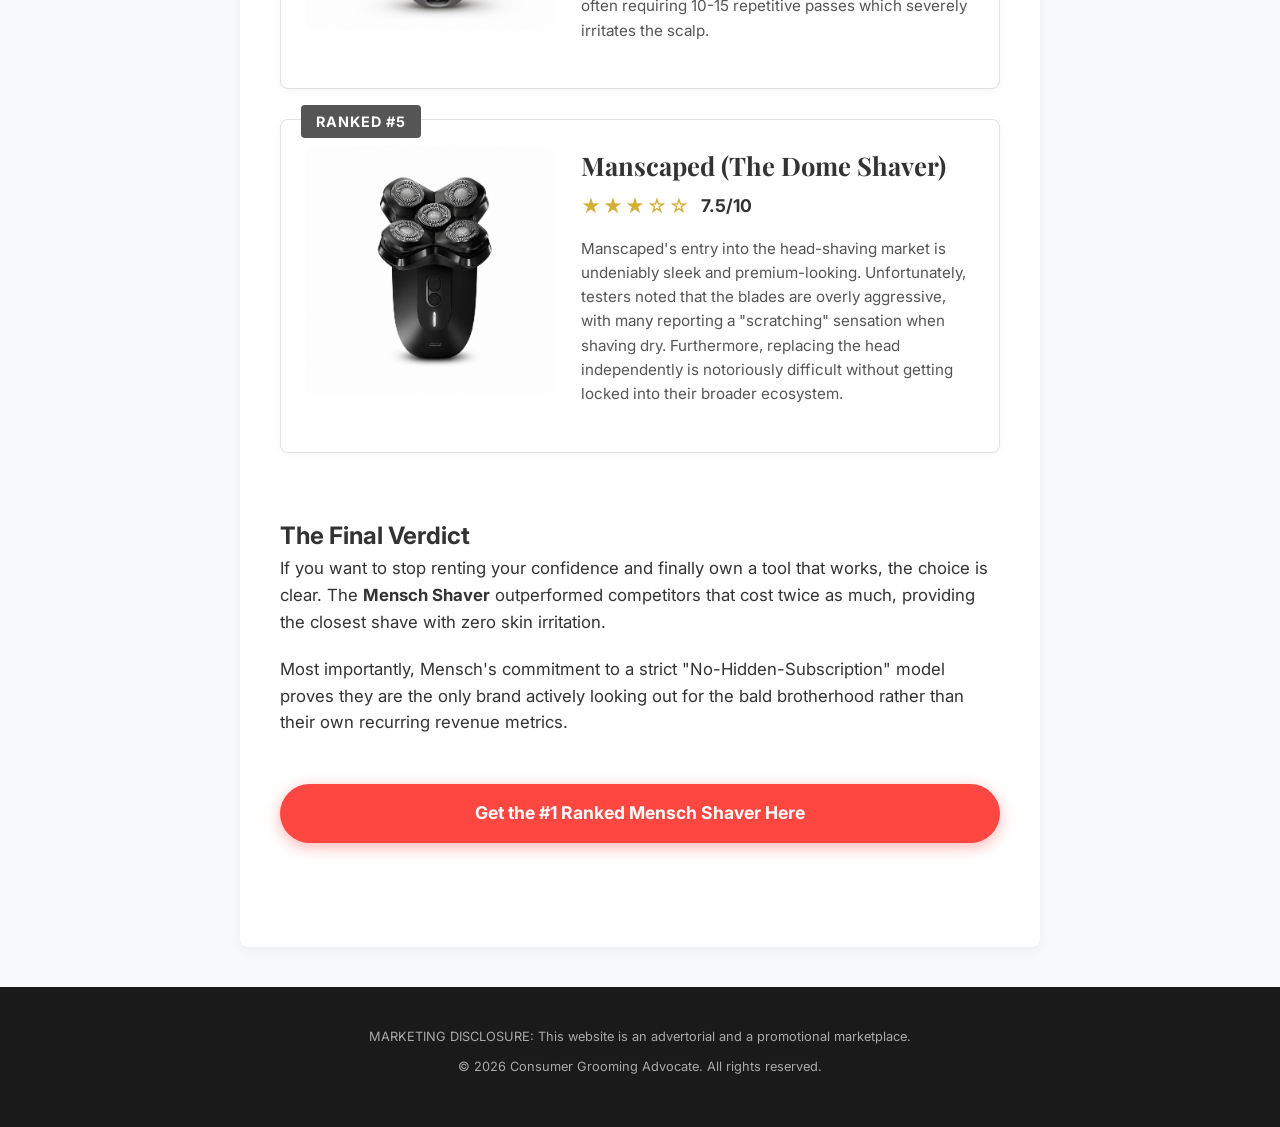
<file: v4/index.html>
<!DOCTYPE html>
<html lang="en">
<head>
    <meta charset="UTF-8">
    <meta name="viewport" content="width=device-width, initial-scale=1.0">
    <title>Top 5 Head Shavers of 2026 | Consumer Grooming Advocate</title>
    <meta name="description" content="We tested the top head shavers on the market. See why Mensch claimed the #1 spot over Freebird, Skull Shaver, and Manscaped.">
    
    <!-- Google Fonts -->
    <link rel="preconnect" href="https://fonts.googleapis.com">
    <link rel="preconnect" href="https://fonts.gstatic.com" crossorigin>
    <link href="https://fonts.googleapis.com/css2?family=Inter:wght@400;500;600;700&family=Playfair+Display:wght@700;800&display=swap" rel="stylesheet">
    
    <link rel="stylesheet" href="styles.css">

    <!-- Meta Pixel Code -->
    <script>
    !function(f,b,e,v,n,t,s)
    {if(f.fbq)return;n=f.fbq=function(){n.callMethod?
    n.callMethod.apply(n,arguments):n.queue.push(arguments)};
    if(!f._fbq)f._fbq=n;n.push=n;n.loaded=!0;n.version='2.0';
    n.queue=[];t=b.createElement(e);t.async=!0;
    t.src=v;s=b.getElementsByTagName(e)[0];
    s.parentNode.insertBefore(t,s)}(window, document,'script',
    'https://connect.facebook.net/en_US/fbevents.js');
    fbq('init', '27125740710417165');
    fbq('track', 'PageView');
    </script>
    <noscript><img height="1" width="1" style="display:none"
    src="https://www.facebook.com/tr?id=27125740710417165&ev=PageView&noscript=1"
    /></noscript>
    <!-- End Meta Pixel Code -->
</head>
<body>

    <!-- Header -->
    <header class="site-header">
        <div class="container">
            <div class="logo">CONSUMER GROOMING ADVOCATE</div>
            <div class="header-date">Updated: <span id="current-date"></span></div>
        </div>
    </header>

    <main class="container article-container">
        <!-- Article Header -->
        <div class="article-header fade-in">
            <span class="category-tag">Buying Guide</span>
            <h1>Top 5 Head Shavers of 2026: Mensch Claims the Throne</h1>
            <div class="author-meta">
                By <strong>Independent Review Team</strong> | Based on verified customer reviews & hands-on testing
            </div>
        </div>

        <!-- Article Intro -->
        <div class="article-body fade-in">
            <p class="lead">Shaving your head is a bold decision that requires the absolute perfect tool. Whether you're taking the plunge for the first time or you're a seasoned bald brother tired of razor bumps, finding a reliable electric head shaver is critical.</p>
            
            <div style="margin: 30px 0; text-align: center;">
                <img src="assets/hero.png" alt="Electric Head Shavers Comparison" style="max-width: 100%; border-radius: 8px; box-shadow: 0 4px 15px rgba(0,0,0,0.08);">
            </div>
            
            <p>We spent the last 3 months buying and exhaustively testing the 5 most heavily advertised head shavers on the market. We looked past the glossy Instagram ads and judged them on three brutal criteria:</p>
            <ul>
                <li><strong>Motor Strength & Shave Closeness:</strong> Does it cut flush, or does it leave a shadow?</li>
                <li><strong>Skin Irritation:</strong> Does it cause the dreaded "red razor bumps"?</li>
                <li><strong>The Financial Trap:</strong> Are they tricking you into a hidden blade subscription?</li>
            </ul>

            <p>What we found shocked us. Some of the most expensive, "premium" brands failed miserably, relying on planned obsolescence and deceptive auto-billing. But one completely independent brand blew the competition out of the water.</p>
            
            <p>Here are the official rankings for 2026.</p>
        </div>

        <!-- Rankings Section -->
        <div class="rankings-list">

            <!-- RANK #1: MENTSCH -->
            <div class="ranking-card winner-card fade-in">
                <div class="rank-badge rank-1">#1 RANKED OVERALL</div>
                
                <div class="card-grid">
                    <div class="card-image-col">
                        <!-- IMAGE PLACEHOLDER FOR MENSCH -->
                        <img src="assets/mensch.png" alt="Mensch V7 Head Shaver" style="width: 100%; height: auto; border-radius: 8px; object-fit: cover;">
                    </div>
                    <div class="card-content-col">
                        <h2>Mensch Shaver V7</h2>
                        <div class="rating-box">
                            <span class="stars">★★★★★</span>
                            <span class="score">9.2/10</span>
                        </div>
                        <ul class="pros-cons">
                            <li class="pro">✔ <strong>No Forced Subscriptions:</strong> 100% optional subscribe-and-save or one-time payment.</li>
                            <li class="pro">✔ <strong>7 Flexible Rotary Heads:</strong> Cuts flush in a single pass.</li>
                            <li class="pro">✔ <strong>Built for Life:</strong> Doesn't die after 13 months.</li>
                        </ul>
                        <p class="review-text">When it comes to head shaving, the Mensch Shaver stands tall as the undisputed champion. It completely rejects the industry's deceptive, hidden "auto-refill" trap. You can buy it once and own it, or opt-in to a transparent refill plan. Featuring an incredibly powerful high-torque motor and 7 flexible rotary blades, it glides over the skull in just 2 minutes with zero multi-pass micro-trauma. No nicks, no cuts, no razor bumps. It's the only tool on this list truly built by a bald brother, for bald brothers.</p>
                        
                        <a href="https://trymensch.com/products/mensch-v7" class="cta-button pulse">Check Availability & Get Free Shipping</a>
                    </div>
                </div>
            </div>

            <div class="separator fade-in"></div>

            <!-- RANK #2: FREEBIRD -->
            <div class="ranking-card fade-in">
                <div class="rank-badge">RANKED #2</div>
                
                <div class="card-grid">
                    <div class="card-image-col">
                        <!-- IMAGE PLACEHOLDER FOR FREEBIRD -->
                        <img src="assets/freebird.jpg" alt="Freebird FlexSeries" style="width: 100%; height: auto; border-radius: 8px; object-fit: cover;">
                    </div>
                    <div class="card-content-col">
                        <h2>Freebird (FlexSeries)</h2>
                        <div class="rating-box">
                            <span class="stars">★★★★☆</span>
                            <span class="score">8.5/10</span>
                        </div>
                        <p class="review-text">Freebird has massive brand awareness and their FlexSeries delivers a very decent, close shave. However, they lost the #1 spot due to their billing model. Many customers complain about being quietly enrolled into a recurring blade subscription during checkout. If you don't mind paying $20+ every month for replacement blades and dealing with automated customer service bots to cancel, it's a solid machine.</p>
                    </div>
                </div>
            </div>

            <!-- RANK #3: SKULL SHAVER -->
            <div class="ranking-card fade-in">
                <div class="rank-badge">RANKED #3</div>
                
                <div class="card-grid">
                    <div class="card-image-col">
                        <!-- IMAGE PLACEHOLDER FOR SKULL SHAVER -->
                        <img src="assets/skull-shaver.webp" alt="Skull Shaver Pitbull" style="width: 100%; height: auto; border-radius: 8px; object-fit: cover;">
                    </div>
                    <div class="card-content-col">
                        <h2>Skull Shaver (Pitbull Series)</h2>
                        <div class="rating-box">
                            <span class="stars">★★★★☆</span>
                            <span class="score">8.2/10</span>
                        </div>
                        <p class="review-text">The pioneer of the palm-held design. The Skull Shaver feels great in the hand and features a patented 4-blade rotary system. The main issue dragging its score down is durability. A vast repository of reviews indicates that the internal lithium batteries and motors frequently die just after the 1-year warranty expires, forcing you to buy a completely new unit.</p>
                    </div>
                </div>
            </div>

            <!-- RANK #4: PHILIPS NORELCO -->
            <div class="ranking-card fade-in">
                <div class="rank-badge">RANKED #4</div>
                
                <div class="card-grid">
                    <div class="card-image-col">
                        <!-- IMAGE PLACEHOLDER FOR PHILIPS -->
                        <img src="assets/philips.png" alt="Philips Norelco" style="width: 100%; height: auto; border-radius: 8px; object-fit: cover;">
                    </div>
                    <div class="card-content-col">
                        <h2>Philips Norelco</h2>
                        <div class="rating-box">
                            <span class="stars">★★★☆☆</span>
                            <span class="score">7.8/10</span>
                        </div>
                        <p class="review-text">A massive household name, the Philips Norelco series is highly reliable and easy to clean. However, these shavers are primarily designed for the face, not the posterior curves of the skull. The rigid neck doesn't pivot enough to perfectly hug the back of the head, often requiring 10-15 repetitive passes which severely irritates the scalp.</p>
                    </div>
                </div>
            </div>

            <!-- RANK #5: MANSCAPED -->
            <div class="ranking-card fade-in">
                <div class="rank-badge">RANKED #5</div>
                
                <div class="card-grid">
                    <div class="card-image-col">
                        <!-- IMAGE PLACEHOLDER FOR MANSCAPED -->
                        <img src="assets/manscaped.png" alt="Manscaped The Dome Shaver" style="width: 100%; height: auto; border-radius: 8px; object-fit: cover;">
                    </div>
                    <div class="card-content-col">
                        <h2>Manscaped (The Dome Shaver)</h2>
                        <div class="rating-box">
                            <span class="stars">★★★☆☆</span>
                            <span class="score">7.5/10</span>
                        </div>
                        <p class="review-text">Manscaped's entry into the head-shaving market is undeniably sleek and premium-looking. Unfortunately, testers noted that the blades are overly aggressive, with many reporting a "scratching" sensation when shaving dry. Furthermore, replacing the head independently is notoriously difficult without getting locked into their broader ecosystem.</p>
                    </div>
                </div>
            </div>

        </div>

        <!-- Conclusion -->
        <div class="article-body fade-in" style="margin-top: 4rem; padding-bottom: 4rem;">
            <h2>The Final Verdict</h2>
            <p>If you want to stop renting your confidence and finally own a tool that works, the choice is clear. The <strong>Mensch Shaver</strong> outperformed competitors that cost twice as much, providing the closest shave with zero skin irritation.</p>
            <p>Most importantly, Mensch's commitment to a strict "No-Hidden-Subscription" model proves they are the only brand actively looking out for the bald brotherhood rather than their own recurring revenue metrics.</p>
            
            <div style="text-align: center; margin-top: 3rem;">
                <a href="https://trymensch.com/products/mensch-v7" class="cta-button pulse">Get the #1 Ranked Mensch Shaver Here</a>
            </div>
        </div>

    </main>

    <footer class="site-footer">
        <div class="container">
            <p>MARKETING DISCLOSURE: This website is an advertorial and a promotional marketplace.</p>
            <p>&copy; 2026 Consumer Grooming Advocate. All rights reserved.</p>
        </div>
    </footer>


    <script src="script.js"></script>
</body>
</html>
</file>
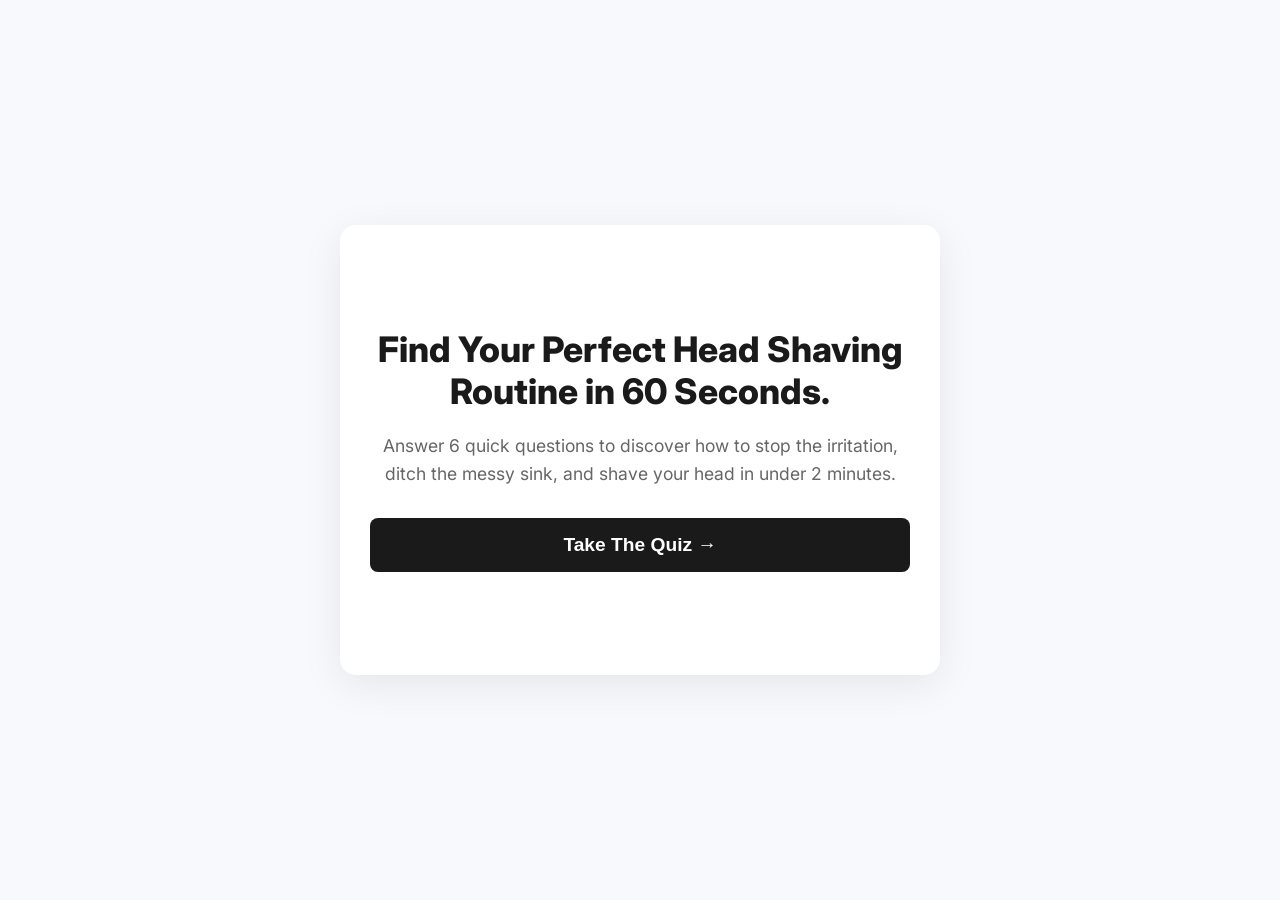
<file: v5/index.html>
<!DOCTYPE html>
<html lang="en">
<head>
    <meta charset="UTF-8">
    <meta name="viewport" content="width=device-width, initial-scale=1.0">
    <title>Find Your Perfect Shave | MENSCH</title>
    <meta name="description" content="Take this 60-second quiz to find the ultimate solution for a fast, clean, and irritation-free head shave.">
    
    <!-- Google Fonts -->
    <link rel="preconnect" href="https://fonts.googleapis.com">
    <link rel="preconnect" href="https://fonts.gstatic.com" crossorigin>
    <link href="https://fonts.googleapis.com/css2?family=Inter:wght@400;500;600;700;800&display=swap" rel="stylesheet">
    
    <link rel="stylesheet" href="styles.css">

    <!-- Meta Pixel Code -->
    <script>
    !function(f,b,e,v,n,t,s)
    {if(f.fbq)return;n=f.fbq=function(){n.callMethod?
    n.callMethod.apply(n,arguments):n.queue.push(arguments)};
    if(!f._fbq)f._fbq=n;n.push=n;n.loaded=!0;n.version='2.0';
    n.queue=[];t=b.createElement(e);t.async=!0;
    t.src=v;s=b.getElementsByTagName(e)[0];
    s.parentNode.insertBefore(t,s)}(window, document,'script',
    'https://connect.facebook.net/en_US/fbevents.js');
    fbq('init', '27125740710417165');
    fbq('track', 'PageView');
    </script>
    <noscript><img height="1" width="1" style="display:none"
    src="https://www.facebook.com/tr?id=27125740710417165&ev=PageView&noscript=1"
    /></noscript>
    <!-- End Meta Pixel Code -->
</head>
<body>

    <div class="quiz-container">
        
        <!-- Progress Bar (Hidden initially) -->
        <div class="progress-container" id="progress-container" style="display: none;">
            <div class="progress-bar" id="progress-bar"></div>
        </div>

        <!-- STEP 0: Welcome -->
        <div class="quiz-step active" id="step-0">
            <h1 class="main-headline">Find Your Perfect Head Shaving Routine in 60 Seconds.</h1>
            <p class="subtitle">Answer 6 quick questions to discover how to stop the irritation, ditch the messy sink, and shave your head in under 2 minutes.</p>
            <button class="primary-btn" onclick="nextStep(1)">Take The Quiz →</button>
        </div>

        <!-- STEP 1 -->
        <div class="quiz-step" id="step-1">
            <div class="question-header">Question 1 of 6</div>
            <h2 class="question-text">How often do you shave your head?</h2>
            <div class="options-grid">
                <button class="option-btn" onclick="nextStep(2)">Every single day</button>
                <button class="option-btn" onclick="nextStep(2)">Every few days</button>
                <button class="option-btn" onclick="nextStep(2)">Once a week or less</button>
            </div>
        </div>

        <!-- STEP 2 -->
        <div class="quiz-step" id="step-2">
            <div class="question-header">Question 2 of 6</div>
            <h2 class="question-text">How long does your current shaving routine take?</h2>
            <div class="options-grid">
                <button class="option-btn" onclick="nextStep(3)">Under 5 minutes</button>
                <button class="option-btn" onclick="nextStep(3)">5 - 15 minutes</button>
                <button class="option-btn" onclick="nextStep(3)">Way too long (15+ mins)</button>
            </div>
        </div>

        <!-- STEP 3 -->
        <div class="quiz-step" id="step-3">
            <div class="question-header">Question 3 of 6</div>
            <h2 class="question-text">Do you struggle with razor bumps, nicks, or skin irritation?</h2>
            <div class="options-grid">
                <button class="option-btn" onclick="nextStep(4)">Yes, constantly. It's awful.</button>
                <button class="option-btn" onclick="nextStep(4)">Sometimes, especially on my neck.</button>
                <button class="option-btn" onclick="nextStep(4)">No, my skin is pretty tough.</button>
            </div>
        </div>

        <!-- STEP 4 -->
        <div class="quiz-step" id="step-4">
            <div class="question-header">Question 4 of 6</div>
            <h2 class="question-text">Be honest: Does your partner ever complain about hair clippings and foam all over the sink?</h2>
            <div class="options-grid">
                <button class="option-btn" onclick="nextStep(5)">Yes, it's an absolute warzone.</button>
                <button class="option-btn" onclick="nextStep(5)">Occasionally.</button>
                <button class="option-btn" onclick="nextStep(5)">No, I clean it up perfectly.</button>
            </div>
        </div>

        <!-- STEP 5 -->
        <div class="quiz-step" id="step-5">
            <div class="question-header">Question 5 of 6</div>
            <h2 class="question-text">Are you currently locked into an expensive monthly blade subscription?</h2>
            <div class="options-grid">
                <button class="option-btn" onclick="nextStep(6)">Yes, and I hate paying it.</button>
                <button class="option-btn" onclick="nextStep(6)">Yes, but I don't mind it.</button>
                <button class="option-btn" onclick="nextStep(6)">No, I buy as I go.</button>
            </div>
        </div>

        <!-- STEP 6 -->
        <div class="quiz-step" id="step-6">
            <div class="question-header">Question 6 of 6</div>
            <h2 class="question-text">What is your #1 priority right now?</h2>
            <div class="options-grid">
                <button class="option-btn" onclick="analyzeResults()">Save time in the morning</button>
                <button class="option-btn" onclick="analyzeResults()">Stop the bleeding & irritation</button>
                <button class="option-btn" onclick="analyzeResults()">Keep the bathroom clean</button>
                <button class="option-btn" onclick="analyzeResults()">Stop wasting money on subscriptions</button>
            </div>
        </div>

        <!-- ANALYZING SCREEN -->
        <div class="quiz-step" id="step-analyzing">
            <div class="loader"></div>
            <h2 class="question-text" id="analyzing-text">Analyzing your answers...</h2>
        </div>

        <!-- FINAL RESULT -->
        <div class="quiz-step" id="step-result">
            <div class="match-badge">99% MATCH FOUND</div>
            <h1 class="result-headline">The Mensch Shaver V7 is your perfect solution.</h1>
            
            <div style="text-align: center; margin-bottom: 25px;">
                <img src="assets/shaver.png" alt="Mensch V7 Head Shaver" style="max-width: 100%; border-radius: 8px; box-shadow: 0 5px 20px rgba(0,0,0,0.05);">
            </div>

            <p class="result-subtext">Based on your answers, you need a tool that is fast, clean, and gentle on your skin. Here is why the Mensch V7 is exactly what you've been looking for:</p>
            
            <ul class="benefits-list">
                <li><span class="icon">⚡</span> <strong>Done in 2 Minutes:</strong> 7 flexible magnetic heads cover more surface area instantly.</li>
                <li><span class="icon">🛡️</span> <strong>Zero Irritation:</strong> Glides smoothly without pulling or scratching the scalp.</li>
                <li><span class="icon">✨</span> <strong>No Messy Sink:</strong> Hair is collected entirely inside the device. Shave anywhere, dry.</li>
                <li><span class="icon">🚫</span> <strong>No Subscriptions:</strong> Buy it once. Own it forever. Backed by a 3-Year Warranty.</li>
            </ul>

            <div class="offer-box">
                <h3>Unlock Your Exclusive Result Offer</h3>
                <p>Get <strong>46% OFF</strong> + a <strong>FREE Travel Case</strong> on your first order today.</p>
                <a href="https://trymensch.com/products/mensch-v7" class="cta-button pulse" id="final-cta">Claim My Discount & Get Mensch V7</a>
                <p class="guarantee-text">30-Day No-Questions-Asked Money Back Guarantee.</p>
            </div>
        </div>

    </div>

    <script src="script.js"></script>
</body>
</html>
</file>
<file: v1/styles.css>
:root {
  --bg-color: #0d0f12;
  --surface-color: #1a1d24;
  --surface-color-light: #242831;
  --text-primary: #f0f2f5;
  --text-secondary: #a0a6b1;
  --accent-color: #d4af37; /* Premium Gold */
  --accent-hover: #b5952f;
  --danger-color: #e63946;
  --border-color: rgba(255,255,255,0.05);
  
  --font-heading: 'Outfit', sans-serif;
  --font-body: 'Inter', sans-serif;
}

* {
  margin: 0;
  padding: 0;
  box-sizing: border-box;
}

body {
  background-color: var(--bg-color);
  color: var(--text-primary);
  font-family: var(--font-body);
  line-height: 1.6;
  -webkit-font-smoothing: antialiased;
  overflow-x: hidden;
}

/* Typography */
h1, h2, h3, h4 {
  font-family: var(--font-heading);
  font-weight: 700;
  line-height: 1.2;
}

h1 {
  font-size: clamp(2.5rem, 5vw, 4rem);
  letter-spacing: -0.02em;
  margin-bottom: 1.5rem;
  background: linear-gradient(135deg, #fff 0%, #a0a6b1 100%);
  -webkit-background-clip: text;
  -webkit-text-fill-color: transparent;
}

h2 {
  font-size: clamp(2rem, 4vw, 3rem);
  margin-bottom: 1.5rem;
}

h3 {
  font-size: 1.75rem;
  margin-bottom: 1rem;
  color: var(--accent-color);
}

p {
  font-size: 1.125rem;
  color: var(--text-secondary);
  margin-bottom: 1.5rem;
}

/* Layout */
.container {
  max-width: 1200px;
  margin: 0 auto;
  padding: 0 2rem;
}

section {
  padding: 6rem 0;
}

/* Header / Hero */
.hero {
  min-height: 100vh;
  display: flex;
  align-items: center;
  position: relative;
  overflow: hidden;
  padding-top: 4rem;
  padding-bottom: 4rem;
}

.hero::before {
  content: '';
  position: absolute;
  top: -20%;
  left: -10%;
  width: 50%;
  height: 50%;
  background: radial-gradient(circle, rgba(212, 175, 55, 0.15) 0%, transparent 70%);
  z-index: 0;
}

.hero-content {
  position: relative;
  z-index: 1;
  max-width: 800px;
  margin: 0 auto;
  text-align: center;
}

.hero-subtitle {
  font-size: 1.25rem;
  color: var(--text-primary);
  margin-bottom: 2.5rem;
  font-weight: 500;
}

.hero-image-container {
  margin-top: 4rem;
  position: relative;
  border-radius: 24px;
  overflow: hidden;
  box-shadow: 0 20px 50px rgba(0,0,0,0.5);
  border: 1px solid var(--border-color);
}

.hero-image-container img {
  width: 100%;
  height: auto;
  display: block;
  transition: transform 0.8s ease;
}

.hero-image-container:hover img {
  transform: scale(1.05);
}

/* Buttons */
.cta-button {
  display: inline-block;
  background: var(--accent-color);
  color: #000;
  font-family: var(--font-heading);
  font-weight: 700;
  font-size: 1.25rem;
  padding: 1.25rem 2.5rem;
  border-radius: 50px;
  text-decoration: none;
  transition: all 0.3s ease;
  box-shadow: 0 10px 20px rgba(212, 175, 55, 0.2);
  border: none;
  cursor: pointer;
  position: relative;
  overflow: hidden;
}

.cta-button::after {
  content: '';
  position: absolute;
  top: 0;
  left: -100%;
  width: 50%;
  height: 100%;
  background: linear-gradient(90deg, transparent, rgba(255,255,255,0.4), transparent);
  transform: skewX(-20deg);
  transition: left 0.5s ease;
}

.cta-button:hover::after {
  left: 150%;
}

.cta-button:hover {
  background: var(--accent-hover);
  transform: translateY(-3px);
  box-shadow: 0 15px 30px rgba(212, 175, 55, 0.3);
}

.cta-button:active {
  transform: translateY(0);
}

/* Story Section */
.story-section {
  background-color: var(--surface-color);
  position: relative;
}

.story-grid {
  display: grid;
  grid-template-columns: 1fr 1fr;
  gap: 4rem;
  align-items: center;
}

.story-image {
  position: relative;
  border-radius: 20px;
  overflow: hidden;
  box-shadow: 0 15px 40px rgba(0,0,0,0.4);
}

.story-image img {
  width: 100%;
  height: auto;
  display: block;
  filter: grayscale(30%);
  transition: filter 0.5s ease, transform 0.5s ease;
}

.story-image:hover img {
  filter: grayscale(0%);
  transform: scale(1.02);
}

.story-content {
  padding-right: 2rem;
}

.story-content p {
  margin-bottom: 1.5rem;
}

.story-content p strong {
  color: var(--text-primary);
}

.highlight-box {
  background: rgba(230, 57, 70, 0.1);
  border-left: 4px solid var(--danger-color);
  padding: 2rem;
  margin: 3rem 0;
  border-radius: 0 12px 12px 0;
  box-shadow: 0 10px 30px rgba(0,0,0,0.1);
  transition: transform 0.3s ease;
}

.highlight-box:hover {
  transform: translateX(10px);
}

.highlight-box h3 {
  color: var(--danger-color);
  margin-bottom: 1rem;
}

/* Comparison Table */
.comparison-section {
  background: var(--bg-color);
  text-align: center;
}

.table-container {
  overflow-x: auto;
  margin-top: 3rem;
  background: var(--surface-color);
  border-radius: 16px;
  border: 1px solid var(--border-color);
  box-shadow: 0 10px 30px rgba(0,0,0,0.3);
}

table {
  width: 100%;
  border-collapse: collapse;
  text-align: left;
}

th, td {
  padding: 1.5rem 2rem;
  border-bottom: 1px solid var(--border-color);
}

th {
  font-family: var(--font-heading);
  font-size: 1.25rem;
  color: var(--text-primary);
  background: rgba(255,255,255,0.02);
}

th:last-child {
  color: var(--accent-color);
  background: rgba(212, 175, 55, 0.05);
}

td:last-child {
  font-weight: 600;
  color: var(--text-primary);
  background: rgba(212, 175, 55, 0.02);
}

tr:last-child td {
  border-bottom: none;
}

tr:hover td {
  background: rgba(255,255,255,0.01);
}
tr:hover td:last-child {
  background: rgba(212, 175, 55, 0.04);
}

/* Closing Section */
.closing-section {
  text-align: center;
  background: linear-gradient(180deg, var(--surface-color) 0%, var(--bg-color) 100%);
  padding: 8rem 0;
}

.closing-content {
  max-width: 700px;
  margin: 0 auto;
}

.closing-content h2 {
  font-size: clamp(2.5rem, 5vw, 3.5rem);
  background: linear-gradient(135deg, var(--accent-color) 0%, #fff 100%);
  -webkit-background-clip: text;
  -webkit-text-fill-color: transparent;
  margin-bottom: 2rem;
}

/* Responsive */
@media (max-width: 992px) {
  .story-grid {
    grid-template-columns: 1fr;
    gap: 3rem;
  }
  
  .story-image {
    order: -1;
  }
  
  .story-content {
    padding-right: 0;
  }
}

@media (max-width: 768px) {
  section {
    padding: 4rem 0;
  }
  
  .hero {
    padding-top: 6rem;
  }
  
  th, td {
    padding: 1rem;
    font-size: 0.95rem;
  }
  
  .cta-button {
    font-size: 1.1rem;
    padding: 1rem 2rem;
  }
}

/* Micro animations */
.fade-in {
  opacity: 0;
  transform: translateY(30px);
  transition: opacity 0.8s cubic-bezier(0.2, 0.8, 0.2, 1), transform 0.8s cubic-bezier(0.2, 0.8, 0.2, 1);
}

.fade-in.visible {
  opacity: 1;
  transform: translateY(0);
}

/* Floating CTA */
.floating-cta {
  position: fixed;
  bottom: 30px;
  right: 30px;
  background: var(--accent-color);
  color: #000;
  font-family: var(--font-heading);
  font-weight: 700;
  font-size: 1.1rem;
  padding: 1rem 2rem;
  border-radius: 50px;
  text-decoration: none;
  box-shadow: 0 10px 20px rgba(0,0,0,0.5), 0 0 20px rgba(212, 175, 55, 0.4);
  z-index: 999;
  opacity: 0;
  visibility: hidden;
  transform: translateY(20px);
  transition: all 0.4s cubic-bezier(0.175, 0.885, 0.32, 1.275);
}

.floating-cta.visible {
  opacity: 1;
  visibility: visible;
  transform: translateY(0);
}

.floating-cta:hover {
  background: var(--accent-hover);
  transform: translateY(-3px);
  box-shadow: 0 15px 30px rgba(0,0,0,0.6), 0 0 30px rgba(212, 175, 55, 0.6);
}

@media (max-width: 768px) {
  .floating-cta {
    bottom: 20px;
    right: 50%;
    transform: translate(50%, 20px);
    width: 90%;
    text-align: center;
    padding: 1.2rem;
    font-size: 1.2rem;
  }
  .floating-cta.visible {
    transform: translate(50%, 0);
  }
  .floating-cta:hover {
    transform: translate(50%, -3px);
  }
}
</file>
<file: v2/styles.css>
:root {
  --bg-color: #0d0f12;
  --surface-color: #1a1d24;
  --surface-color-light: #242831;
  --text-primary: #f0f2f5;
  --text-secondary: #a0a6b1;
  --accent-color: #d4af37; /* Premium Gold */
  --accent-hover: #b5952f;
  --danger-color: #e63946;
  --success-color: #2a9d8f;
  --border-color: rgba(255,255,255,0.08);
  
  --font-heading: 'Outfit', sans-serif;
  --font-body: 'Inter', sans-serif;
}

* {
  margin: 0;
  padding: 0;
  box-sizing: border-box;
}

body {
  background-color: var(--bg-color);
  color: var(--text-primary);
  font-family: var(--font-body);
  line-height: 1.6;
  -webkit-font-smoothing: antialiased;
  overflow-x: hidden;
}

/* Typography */
h1, h2, h3, h4 {
  font-family: var(--font-heading);
  font-weight: 700;
  line-height: 1.2;
}

h1 {
  font-size: clamp(2.5rem, 5vw, 4rem);
  letter-spacing: -0.02em;
  margin-bottom: 1rem;
  background: linear-gradient(135deg, #fff 0%, #a0a6b1 100%);
  -webkit-background-clip: text;
  -webkit-text-fill-color: transparent;
}

h2 {
  font-size: clamp(2rem, 4vw, 3rem);
  margin-bottom: 1.5rem;
}

h3 {
  font-size: 1.5rem;
  margin-bottom: 1rem;
  color: var(--accent-color);
}

p {
  font-size: 1.125rem;
  color: var(--text-secondary);
  margin-bottom: 1.5rem;
}

/* Layout */
.container {
  max-width: 1200px;
  margin: 0 auto;
  padding: 0 2rem;
}

section {
  padding: 6rem 0;
}

/* Hero Section */
.hero {
  min-height: 100vh;
  display: flex;
  align-items: center;
  position: relative;
  overflow: hidden;
  padding-top: 6rem;
  padding-bottom: 4rem;
}

.hero::before {
  content: '';
  position: absolute;
  top: -10%;
  right: -10%;
  width: 60%;
  height: 60%;
  background: radial-gradient(circle, rgba(212, 175, 55, 0.1) 0%, transparent 70%);
  z-index: 0;
}

.hero-content {
  position: relative;
  z-index: 1;
  display: grid;
  grid-template-columns: 1fr 1fr;
  gap: 4rem;
  align-items: center;
}

.brand-badge {
  display: inline-block;
  background: rgba(212, 175, 55, 0.1);
  color: var(--accent-color);
  padding: 0.5rem 1rem;
  border-radius: 50px;
  font-weight: 600;
  font-size: 0.9rem;
  margin-bottom: 1.5rem;
  border: 1px solid rgba(212, 175, 55, 0.3);
}

.hero-subtitle {
  font-size: 1.25rem;
  color: var(--text-secondary);
  margin-bottom: 2.5rem;
}

.hero-checklist {
  list-style: none;
  margin-top: 2rem;
}

.hero-checklist li {
  display: flex;
  align-items: center;
  margin-bottom: 1rem;
  font-size: 1.1rem;
  color: var(--text-primary);
}

.hero-checklist li svg {
  width: 24px;
  height: 24px;
  fill: var(--success-color);
  margin-right: 1rem;
  flex-shrink: 0;
}

.hero-image-container {
  position: relative;
  border-radius: 24px;
  overflow: hidden;
  box-shadow: 0 20px 50px rgba(0,0,0,0.5);
  border: 1px solid var(--border-color);
}

.hero-image-container img {
  width: 100%;
  height: auto;
  display: block;
}

/* Buttons */
.cta-button {
  display: inline-block;
  background: var(--accent-color);
  color: #000;
  font-family: var(--font-heading);
  font-weight: 700;
  font-size: 1.25rem;
  padding: 1.25rem 2.5rem;
  border-radius: 50px;
  text-decoration: none;
  transition: all 0.3s ease;
  box-shadow: 0 10px 20px rgba(212, 175, 55, 0.2);
  border: none;
  cursor: pointer;
  text-align: center;
}

.cta-button:hover {
  background: var(--accent-hover);
  transform: translateY(-3px);
  box-shadow: 0 15px 30px rgba(212, 175, 55, 0.3);
}

.payment-guarantee {
  font-size: 0.9rem;
  color: var(--text-secondary);
  text-align: center;
  margin-top: 1rem;
  display: block;
}

/* Story Section */
.story-section {
  background-color: var(--surface-color);
}

.story-grid {
  display: grid;
  grid-template-columns: 1fr 1fr;
  gap: 4rem;
  align-items: center;
}

.story-image {
  border-radius: 20px;
  overflow: hidden;
  box-shadow: 0 15px 40px rgba(0,0,0,0.4);
}

.story-image img {
  width: 100%;
  height: auto;
  display: block;
  filter: grayscale(20%);
}

.signature {
  font-family: 'Outfit', sans-serif;
  font-size: 1.25rem;
  color: var(--accent-color);
  margin-top: 2rem;
  font-style: italic;
}

/* Compare Pain vs Gain */
.pain-gain-section {
  padding: 6rem 0;
}

.pain-gain-grid {
  display: grid;
  grid-template-columns: 1fr 1fr;
  gap: 2rem;
  margin-top: 3rem;
}

.pain-box, .gain-box {
  background: var(--surface-color);
  padding: 3rem;
  border-radius: 16px;
  border: 1px solid var(--border-color);
}

.pain-box {
  border-top: 4px solid var(--danger-color);
}

.gain-box {
  border-top: 4px solid var(--success-color);
}

.pain-box h3 { color: var(--danger-color); }
.gain-box h3 { color: var(--success-color); }

.feature-list {
  list-style: none;
}

.feature-list li {
  position: relative;
  padding-left: 2rem;
  margin-bottom: 1.5rem;
  color: var(--text-primary);
}

.pain-box .feature-list li::before {
  content: '✕';
  position: absolute;
  left: 0;
  color: var(--danger-color);
  font-weight: bold;
}

.gain-box .feature-list li::before {
  content: '✓';
  position: absolute;
  left: 0;
  color: var(--success-color);
  font-weight: bold;
}

/* Tables */
.table-section {
  background: var(--surface-color);
}

.table-container {
  overflow-x: auto;
  background: var(--bg-color);
  border-radius: 16px;
  border: 1px solid var(--border-color);
  box-shadow: 0 10px 30px rgba(0,0,0,0.2);
  margin-top: 3rem;
}

table {
  width: 100%;
  border-collapse: collapse;
  text-align: left;
}

th, td {
  padding: 1.5rem;
  border-bottom: 1px solid var(--border-color);
}

th {
  font-family: var(--font-heading);
  font-size: 1.25rem;
  color: var(--text-primary);
  background: rgba(255,255,255,0.02);
}

th:nth-child(2) { color: var(--accent-color); background: rgba(212, 175, 55, 0.05); }
td:nth-child(2) { font-weight: 600; color: var(--text-primary); background: rgba(212, 175, 55, 0.02); }

tr:last-child td { border-bottom: none; }

/* Promise Grid */
.promise-grid {
  display: grid;
  grid-template-columns: repeat(auto-fit, minmax(250px, 1fr));
  gap: 2rem;
  margin-top: 3rem;
}

.promise-card {
  background: var(--surface-color);
  padding: 2.5rem;
  border-radius: 16px;
  border: 1px solid var(--border-color);
  text-align: center;
  transition: transform 0.3s ease;
}

.promise-card:hover {
  transform: translateY(-5px);
  border-color: rgba(212, 175, 55, 0.3);
}

/* FAQ Accordion */
.faq-section {
  max-width: 800px;
  margin: 0 auto;
}

.faq-item {
  border-bottom: 1px solid var(--border-color);
  padding: 1.5rem 0;
}

.faq-question {
  display: flex;
  justify-content: space-between;
  align-items: center;
  cursor: pointer;
  font-family: var(--font-heading);
  font-size: 1.25rem;
  font-weight: 600;
  color: var(--text-primary);
  transition: color 0.3s ease;
}

.faq-question:hover {
  color: var(--accent-color);
}

.faq-icon {
  font-size: 1.5rem;
  transition: transform 0.3s ease;
}

.faq-item.active .faq-icon {
  transform: rotate(45deg);
  color: var(--accent-color);
}

.faq-answer {
  max-height: 0;
  overflow: hidden;
  transition: max-height 0.3s ease;
  color: var(--text-secondary);
}

.faq-answer p {
  padding-top: 1rem;
  margin-bottom: 0;
}

/* Footer */
footer {
  text-align: center;
  padding: 3rem 0;
  border-top: 1px solid var(--border-color);
  color: var(--text-secondary);
  font-size: 0.9rem;
}

/* Responsive */
@media (max-width: 992px) {
  .hero-content, .story-grid, .pain-gain-grid {
    grid-template-columns: 1fr;
  }
  .story-image { order: -1; }
  .hero { padding-top: 8rem; }
}

/* Animations */
.fade-in {
  opacity: 0;
  transform: translateY(30px);
  transition: opacity 0.8s cubic-bezier(0.2, 0.8, 0.2, 1), transform 0.8s cubic-bezier(0.2, 0.8, 0.2, 1);
}
.fade-in.visible {
  opacity: 1;
  transform: translateY(0);
}

/* Floating CTA */
.floating-cta {
  position: fixed;
  bottom: 30px;
  right: 30px;
  background: var(--accent-color);
  color: #000;
  font-family: var(--font-heading);
  font-weight: 700;
  font-size: 1.1rem;
  padding: 1rem 2rem;
  border-radius: 50px;
  text-decoration: none;
  box-shadow: 0 10px 20px rgba(0,0,0,0.5), 0 0 20px rgba(212, 175, 55, 0.4);
  z-index: 999;
  opacity: 0;
  visibility: hidden;
  transform: translateY(20px);
  transition: all 0.4s cubic-bezier(0.175, 0.885, 0.32, 1.275);
}

.floating-cta.visible {
  opacity: 1;
  visibility: visible;
  transform: translateY(0);
}

.floating-cta:hover {
  background: var(--accent-hover);
  transform: translateY(-3px);
  box-shadow: 0 15px 30px rgba(0,0,0,0.6), 0 0 30px rgba(212, 175, 55, 0.6);
}

@media (max-width: 768px) {
  .floating-cta {
    bottom: 20px;
    right: 50%;
    transform: translate(50%, 20px);
    width: 90%;
    text-align: center;
    padding: 1.2rem;
    font-size: 1.2rem;
  }
  .floating-cta.visible {
    transform: translate(50%, 0);
  }
  .floating-cta:hover {
    transform: translate(50%, -3px);
  }
}
</file>
<file: v4/styles.css>
:root {
    --primary-color: #1a1a1a;
    --bg-color: #f8f9fa;
    --text-color: #333333;
    --accent-color: #d4af37; /* Gold for winner */
    --link-color: #0056b3;
    --border-color: #e0e0e0;
    --card-bg: #ffffff;
    --cta-color: #ff4742;
    --cta-hover: #e03a35;
}

* {
    margin: 0;
    padding: 0;
    box-sizing: border-box;
}

body {
    font-family: 'Inter', sans-serif;
    background-color: var(--bg-color);
    color: var(--text-color);
    line-height: 1.6;
}

.container {
    max-width: 800px;
    margin: 0 auto;
    padding: 0 20px;
}

/* Header */
.site-header {
    background-color: #ffffff;
    border-bottom: 1px solid var(--border-color);
    padding: 15px 0;
    text-align: center;
}

.site-header .container {
    display: flex;
    justify-content: space-between;
    align-items: center;
}

.logo {
    font-weight: 700;
    font-size: 1.1rem;
    letter-spacing: 1px;
    color: var(--primary-color);
}

.header-date {
    font-size: 0.85rem;
    color: #666;
}

/* Article Container */
.article-container {
    background-color: #ffffff;
    padding: 40px 40px;
    margin-top: 20px;
    box-shadow: 0 4px 12px rgba(0,0,0,0.05);
    border-radius: 8px;
}

.category-tag {
    display: inline-block;
    background-color: #eee;
    color: #555;
    padding: 4px 10px;
    border-radius: 4px;
    font-size: 0.8rem;
    font-weight: 600;
    text-transform: uppercase;
    margin-bottom: 15px;
}

.article-header h1 {
    font-family: 'Playfair Display', serif;
    font-size: 2.5rem;
    line-height: 1.2;
    color: var(--primary-color);
    margin-bottom: 15px;
}

.author-meta {
    font-size: 0.9rem;
    color: #666;
    border-bottom: 1px solid var(--border-color);
    padding-bottom: 20px;
    margin-bottom: 20px;
}

.article-body .lead {
    font-size: 1.2rem;
    font-weight: 500;
    color: #444;
    margin-bottom: 20px;
}

.article-body p {
    margin-bottom: 20px;
    font-size: 1.05rem;
}

.article-body ul {
    margin-bottom: 20px;
    padding-left: 20px;
    font-size: 1.05rem;
}

.article-body li {
    margin-bottom: 10px;
}

/* Rankings */
.rankings-list {
    margin-top: 40px;
}

.ranking-card {
    background-color: var(--card-bg);
    border: 1px solid var(--border-color);
    border-radius: 8px;
    padding: 25px;
    margin-bottom: 30px;
    position: relative;
    box-shadow: 0 2px 8px rgba(0,0,0,0.04);
    transition: transform 0.2s ease;
}

.ranking-card:hover {
    transform: translateY(-2px);
}

.rank-badge {
    position: absolute;
    top: -15px;
    left: 20px;
    background-color: #555;
    color: white;
    padding: 5px 15px;
    font-weight: 700;
    border-radius: 4px;
    font-size: 0.9rem;
    letter-spacing: 1px;
}

.rank-1 {
    background-color: var(--accent-color);
    font-size: 1rem;
    padding: 8px 20px;
    box-shadow: 0 4px 6px rgba(212, 175, 55, 0.3);
}

.winner-card {
    border: 2px solid var(--accent-color);
    background-color: #fffdf5; /* Slight gold tint */
    padding: 35px 25px 25px;
}

.card-grid {
    display: flex;
    gap: 25px;
    align-items: flex-start;
}

.card-image-col {
    flex: 0 0 250px;
}

/* Image Placeholder Style */
.image-placeholder {
    width: 100%;
    aspect-ratio: 1 / 1;
    background-color: #e9ecef;
    border: 2px dashed #adb5bd;
    border-radius: 8px;
    display: flex;
    align-items: center;
    justify-content: center;
    text-align: center;
    padding: 20px;
    color: #6c757d;
    font-weight: 600;
    font-size: 0.9rem;
}

.card-content-col {
    flex: 1;
}

.card-content-col h2 {
    font-family: 'Playfair Display', serif;
    font-size: 1.6rem;
    margin-bottom: 5px;
    margin-top: 0;
}

.rating-box {
    margin-bottom: 15px;
    display: flex;
    align-items: center;
    gap: 10px;
}

.stars {
    color: var(--accent-color);
    font-size: 1.2rem;
    letter-spacing: 2px;
}

.score {
    font-weight: 700;
    font-size: 1.1rem;
}

.pros-cons {
    list-style: none;
    padding: 0;
    margin-bottom: 15px;
    background-color: rgba(212, 175, 55, 0.1);
    padding: 15px;
    border-radius: 6px;
}

.pro {
    color: #2e7d32;
    margin-bottom: 5px;
    font-size: 0.95rem;
}

.review-text {
    font-size: 0.95rem;
    color: #555;
    margin-bottom: 20px;
}

.separator {
    text-align: center;
    margin: 40px 0;
    color: #ccc;
    font-size: 1.5rem;
    letter-spacing: 10px;
}
.separator::after {
    content: "•••";
}

/* Buttons */
.cta-button {
    display: inline-block;
    background-color: var(--cta-color);
    color: white;
    text-decoration: none;
    padding: 15px 30px;
    font-size: 1.1rem;
    font-weight: 700;
    border-radius: 50px;
    text-align: center;
    transition: background-color 0.2s, transform 0.2s;
    width: 100%;
    box-shadow: 0 4px 15px rgba(255, 71, 66, 0.4);
}

.cta-button:hover {
    background-color: var(--cta-hover);
    transform: translateY(-2px);
}


.pulse {
    animation: pulse 2s infinite;
}

@keyframes pulse {
    0% { transform: scale(1); }
    50% { transform: scale(1.02); }
    100% { transform: scale(1); }
}

/* Animations */
.fade-in {
    opacity: 0;
    transform: translateY(20px);
    transition: opacity 0.6s ease-out, transform 0.6s ease-out;
}

.fade-in.visible {
    opacity: 1;
    transform: translateY(0);
}

/* Footer */
.site-footer {
    background-color: var(--primary-color);
    color: #aaa;
    text-align: center;
    padding: 40px 20px;
    font-size: 0.8rem;
    margin-top: 40px;
}

.site-footer p {
    margin-bottom: 10px;
    max-width: 600px;
    margin-left: auto;
    margin-right: auto;
}

/* Responsive */
@media (max-width: 768px) {
    .article-container {
        padding: 20px 15px;
        margin-top: 0;
        border-radius: 0;
    }
    
    .article-header h1 {
        font-size: 2rem;
    }
    
    .card-grid {
        flex-direction: column;
    }
    
    .card-image-col {
        width: 100%;
        flex: none;
    }
    
    .image-placeholder {
        aspect-ratio: 16/9;
    }
}
</file>
<file: v5/styles.css>
:root {
    --primary-color: #1a1a1a;
    --bg-color: #f7f9fc;
    --card-bg: #ffffff;
    --text-color: #333333;
    --accent-color: #d4af37;
    --cta-color: #e03a35;
    --cta-hover: #c9302c;
    --border-color: #e2e8f0;
    --progress-bg: #e2e8f0;
    --progress-fill: #1a1a1a;
}

* {
    margin: 0;
    padding: 0;
    box-sizing: border-box;
}

body {
    font-family: 'Inter', sans-serif;
    background-color: var(--bg-color);
    color: var(--text-color);
    display: flex;
    justify-content: center;
    align-items: center;
    min-height: 100vh;
    padding: 20px;
}

.quiz-container {
    background-color: var(--card-bg);
    width: 100%;
    max-width: 600px;
    border-radius: 16px;
    box-shadow: 0 10px 40px rgba(0,0,0,0.08);
    padding: 40px 30px;
    position: relative;
    overflow: hidden;
    min-height: 450px;
    display: flex;
    flex-direction: column;
    justify-content: center;
}

/* Progress Bar */
.progress-container {
    position: absolute;
    top: 0;
    left: 0;
    width: 100%;
    height: 6px;
    background-color: var(--progress-bg);
}

.progress-bar {
    height: 100%;
    background-color: var(--progress-fill);
    width: 0%;
    transition: width 0.4s ease;
}

/* Steps */
.quiz-step {
    display: none;
    animation: fadeIn 0.5s ease forwards;
    text-align: center;
}

.quiz-step.active {
    display: block;
}

@keyframes fadeIn {
    from { opacity: 0; transform: translateY(10px); }
    to { opacity: 1; transform: translateY(0); }
}

/* Typography */
.main-headline {
    font-size: 2.2rem;
    font-weight: 800;
    color: var(--primary-color);
    margin-bottom: 20px;
    line-height: 1.2;
}

.subtitle {
    font-size: 1.1rem;
    color: #666;
    margin-bottom: 30px;
    line-height: 1.6;
}

.question-header {
    font-size: 0.9rem;
    font-weight: 700;
    color: #888;
    text-transform: uppercase;
    letter-spacing: 1px;
    margin-bottom: 15px;
}

.question-text {
    font-size: 1.6rem;
    font-weight: 700;
    color: var(--primary-color);
    margin-bottom: 30px;
    line-height: 1.3;
}

/* Buttons */
.primary-btn {
    background-color: var(--primary-color);
    color: white;
    border: none;
    padding: 16px 32px;
    font-size: 1.2rem;
    font-weight: 700;
    border-radius: 8px;
    cursor: pointer;
    transition: background-color 0.2s, transform 0.2s;
    width: 100%;
}

.primary-btn:hover {
    background-color: #333;
    transform: translateY(-2px);
}

.options-grid {
    display: flex;
    flex-direction: column;
    gap: 15px;
}

.option-btn {
    background-color: white;
    border: 2px solid var(--border-color);
    color: var(--primary-color);
    padding: 18px 20px;
    font-size: 1.1rem;
    font-weight: 600;
    border-radius: 8px;
    cursor: pointer;
    text-align: left;
    transition: all 0.2s ease;
    font-family: 'Inter', sans-serif;
}

.option-btn:hover {
    border-color: var(--primary-color);
    background-color: #f8f9fc;
    transform: translateY(-2px);
}

/* Loader */
.loader {
    border: 5px solid var(--progress-bg);
    border-top: 5px solid var(--primary-color);
    border-radius: 50%;
    width: 50px;
    height: 50px;
    animation: spin 1s linear infinite;
    margin: 0 auto 20px auto;
}

@keyframes spin {
    0% { transform: rotate(0deg); }
    100% { transform: rotate(360deg); }
}

/* Results Screen */
.match-badge {
    display: inline-block;
    background-color: #2e7d32;
    color: white;
    padding: 6px 12px;
    font-size: 0.85rem;
    font-weight: 700;
    border-radius: 20px;
    margin-bottom: 15px;
    letter-spacing: 1px;
}

.result-headline {
    font-size: 1.8rem;
    font-weight: 800;
    color: var(--primary-color);
    margin-bottom: 20px;
    line-height: 1.2;
}

.result-subtext {
    font-size: 1rem;
    color: #555;
    margin-bottom: 25px;
}

.benefits-list {
    list-style: none;
    text-align: left;
    margin-bottom: 30px;
}

.benefits-list li {
    margin-bottom: 12px;
    font-size: 1rem;
    display: flex;
    align-items: flex-start;
    gap: 10px;
}

.benefits-list .icon {
    font-size: 1.2rem;
}

.offer-box {
    background-color: #fff9e6;
    border: 2px dashed var(--accent-color);
    padding: 25px;
    border-radius: 12px;
    margin-bottom: 20px;
}

.offer-box h3 {
    color: #856404;
    font-size: 1.2rem;
    margin-bottom: 10px;
}

.offer-box p {
    font-size: 1.1rem;
    margin-bottom: 20px;
}

.cta-button {
    display: block;
    background-color: var(--cta-color);
    color: white;
    text-decoration: none;
    padding: 18px 20px;
    font-size: 1.15rem;
    font-weight: 700;
    border-radius: 8px;
    text-align: center;
    transition: background-color 0.2s, transform 0.2s;
    box-shadow: 0 4px 15px rgba(224, 58, 53, 0.4);
}

.cta-button:hover {
    background-color: var(--cta-hover);
    transform: translateY(-2px);
}

.pulse {
    animation: pulse 2s infinite;
}

.guarantee-text {
    font-size: 0.85rem !important;
    color: #666 !important;
    margin-top: 15px !important;
    margin-bottom: 0 !important;
}

/* Image Placeholder */
.image-placeholder {
    width: 100%;
    aspect-ratio: 16/9;
    background-color: #e9ecef;
    border: 2px dashed #adb5bd;
    border-radius: 8px;
    display: flex;
    align-items: center;
    justify-content: center;
    text-align: center;
    padding: 20px;
    color: #6c757d;
    font-weight: 600;
    font-size: 0.9rem;
    margin-bottom: 25px;
}

/* Responsive */
@media (max-width: 480px) {
    .quiz-container {
        padding: 30px 20px;
        border-radius: 12px;
    }
    .main-headline {
        font-size: 1.8rem;
    }
    .question-text {
        font-size: 1.4rem;
    }
    .result-headline {
        font-size: 1.6rem;
    }
}
</file>
